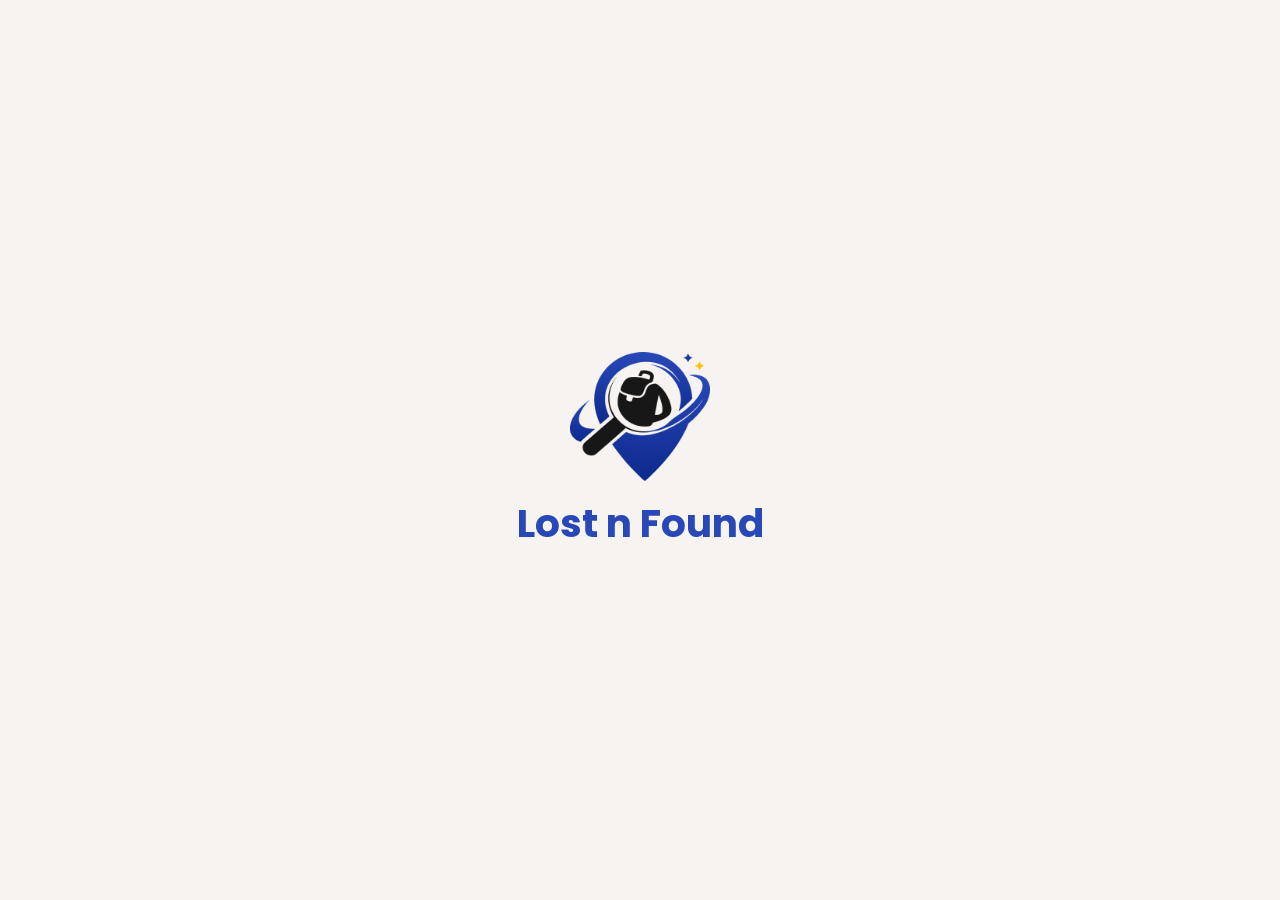
<file: index.html>
<!doctype html>
<html lang="en">
  <head>
    <meta charset="UTF-8" />
    <meta name="viewport" content="width=device-width, initial-scale=1.0" />

    <!-- CSS -->
    <link rel="stylesheet" href="style.css" />
    <link rel="stylesheet" href="styles/global.css" />
    <title>Lost n Found</title>
  </head>
  <body>
    <!-- SPlash screen -->
    <div class="splash" id="splash">
      <div class="splash-content">
        <img src="assets/logo/mainLogo.png" class="splash-logo" id="logo" />
        <h1 class="splash-title font-poppins text-primary" id="title">Lost n Found</h1>
      </div>
    </div>

    <div class="login-container">
      <img src="assets/logo/mainLogo.png" class="logo" />
      <h4 class="title text-h4 font-poppins text-primary">Lost n Found</h4>

      <div class="login-card">
        <h4 class="text-h5 font-poppins">Selamat Datang</h4>
        <form action="home/index.html">
          <button class="google-btn font-jakarta text-body">
            <img src="assets/icons/google.png" />
            Login by Google
          </button>
        </form>
      </div>
    </div>

    <script src="scripts/core.js"></script>
  </body>
</html>
</file>
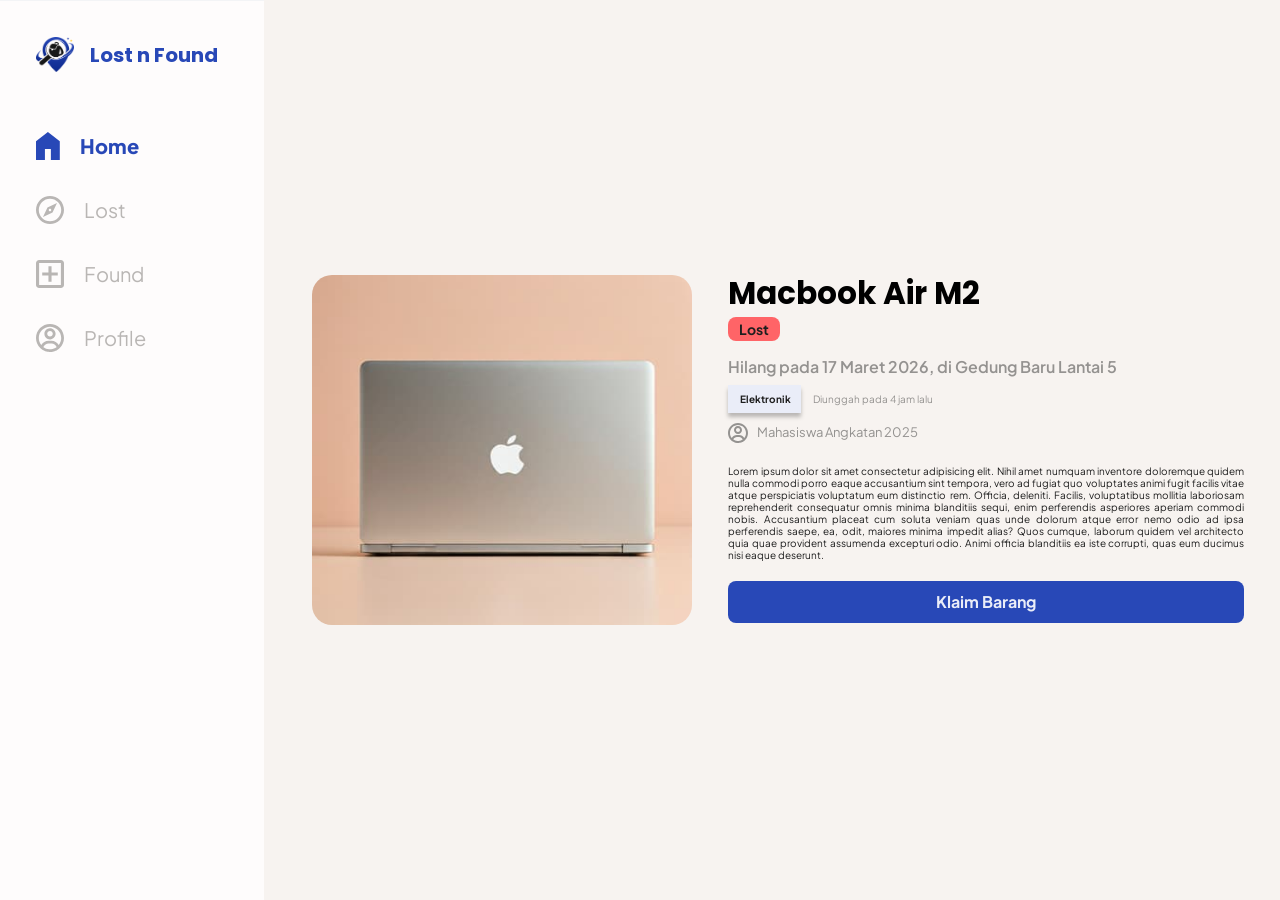
<file: home/detailBarang/index.html>
<!doctype html>
<html lang="en">
  <head>
    <meta charset="UTF-8" />
    <meta name="viewport" content="width=device-width, initial-scale=1.0" />
    <link rel="stylesheet" href="style.css" />
    <link rel="stylesheet" href="../../styles/global.css" />
    <title>Detail Barang</title>
  </head>
  <body>
    <div class="container">
      <div class="wrapContent">
        <nav class="navbar">
          <div class="logoNavbar">
            <img src="../../assets/logo/mainLogo.png" alt="Logo" />
            <h1>Lost n Found</h1>
          </div>

          <div class="navIcon">
            <a class="icon" href="/home/index.html">
              <svg xmlns="http://www.w3.org/2000/svg" width="17" height="20" viewBox="0 0 17 20" fill="none">
                <path d="M0 20V6.66667L8.5 0L17 6.66667V20H10.625V12.2222H6.375V20H0Z" fill="#2848B7" />
              </svg>
              <p class="active">Home</p>
            </a>
            <a class="icon" href="/home/lost/index.html">
              <svg xmlns="http://www.w3.org/2000/svg" width="20" height="20" viewBox="0 0 20 20" fill="none">
                <path
                  d="M5 15L8.2 8.2L15 5L11.8 11.8L5 15ZM10 9.1C9.7613 9.1 9.53239 9.19482 9.3636 9.3636C9.19482 9.53239 9.1 9.7613 9.1 10C9.1 10.2387 9.19482 10.4676 9.3636 10.6364C9.53239 10.8052 9.7613 10.9 10 10.9C10.2387 10.9 10.4676 10.8052 10.6364 10.6364C10.8052 10.4676 10.9 10.2387 10.9 10C10.9 9.7613 10.8052 9.53239 10.6364 9.3636C10.4676 9.19482 10.2387 9.1 10 9.1ZM10 0C11.3132 0 12.6136 0.258658 13.8268 0.761205C15.0401 1.26375 16.1425 2.00035 17.0711 2.92893C17.9997 3.85752 18.7362 4.95991 19.2388 6.17317C19.7413 7.38642 20 8.68678 20 10C20 12.6522 18.9464 15.1957 17.0711 17.0711C15.1957 18.9464 12.6522 20 10 20C8.68678 20 7.38642 19.7413 6.17317 19.2388C4.95991 18.7362 3.85752 17.9997 2.92893 17.0711C1.05357 15.1957 0 12.6522 0 10C0 7.34784 1.05357 4.8043 2.92893 2.92893C4.8043 1.05357 7.34784 0 10 0ZM10 2C7.87827 2 5.84344 2.84285 4.34315 4.34315C2.84285 5.84344 2 7.87827 2 10C2 12.1217 2.84285 14.1566 4.34315 15.6569C5.84344 17.1571 7.87827 18 10 18C12.1217 18 14.1566 17.1571 15.6569 15.6569C17.1571 14.1566 18 12.1217 18 10C18 7.87827 17.1571 5.84344 15.6569 4.34315C14.1566 2.84285 12.1217 2 10 2Z"
                  fill="#B9B6B4"
                />
              </svg>
              <p>Lost</p>
            </a>
            <a class="icon" href="/home/found/index.html">
              <svg xmlns="http://www.w3.org/2000/svg" width="20" height="20" viewBox="0 0 20 20" fill="none">
                <path
                  d="M17.7778 17.7778V2.22222H2.22222V17.7778H17.7778ZM17.7778 0C18.3671 0 18.9324 0.234126 19.3491 0.650874C19.7659 1.06762 20 1.63285 20 2.22222V17.7778C20 18.3671 19.7659 18.9324 19.3491 19.3491C18.9324 19.7659 18.3671 20 17.7778 20H2.22222C1.63285 20 1.06762 19.7659 0.650874 19.3491C0.234126 18.9324 0 18.3671 0 17.7778V2.22222C0 1.63285 0.234126 1.06762 0.650874 0.650874C1.06762 0.234126 1.63285 0 2.22222 0H17.7778ZM8.88889 4.44444H11.1111V8.88889H15.5556V11.1111H11.1111V15.5556H8.88889V11.1111H4.44444V8.88889H8.88889V4.44444Z"
                  fill="#B9B6B4"
                />
              </svg>
              <p>Found</p>
            </a>
            <a class="icon" href="/profile/index.html">
              <svg xmlns="http://www.w3.org/2000/svg" width="20" height="20" viewBox="0 0 20 20" fill="none">
                <path
                  fill-rule="evenodd"
                  clip-rule="evenodd"
                  d="M9.83695 19.9987L9.99998 20C9.77921 20 9.5585 19.9928 9.3382 19.9784C9.06557 19.9606 8.79378 19.9317 8.52351 19.8917C8.20952 19.8452 7.89794 19.7838 7.58981 19.7076C7.28606 19.6324 6.98604 19.5429 6.69074 19.4395L6.6891 19.4389C6.20282 19.2683 5.73053 19.0602 5.27653 18.8164C4.95431 18.6434 4.64184 18.4528 4.34053 18.2455C4.00169 18.0125 3.6775 17.7589 3.36979 17.4861C3.26228 17.3909 3.15682 17.2933 3.05348 17.1935C1.17075 15.3749 0 12.8242 0 9.99998C0 4.47717 4.47717 1.09873e-10 9.99998 1.09873e-10C11.3132 -6.15562e-06 12.6136 0.258646 13.8268 0.761189C15.0401 1.26373 16.1425 2.00032 17.0711 2.92891C17.9996 3.85749 18.7362 4.95988 19.2388 6.17314C19.7413 7.3864 20 8.68676 20 9.99998C20 12.8243 18.8292 15.3751 16.9464 17.1936C16.9463 17.1937 16.9463 17.1939 16.9464 17.1942C16.4727 17.6513 15.9553 18.0609 15.4017 18.417L15.3939 18.422C15.2684 18.5026 15.141 18.5804 15.0119 18.6553L14.9983 18.6632C14.7724 18.7937 14.5415 18.9154 14.3062 19.0279C14.2141 19.0718 14.1213 19.1144 14.028 19.1556C13.9306 19.1984 13.8326 19.2397 13.734 19.2796C13.6384 19.318 13.5422 19.355 13.4455 19.3906C13.3477 19.4264 13.2494 19.4607 13.1506 19.4936C13.0535 19.5257 12.9559 19.5564 12.8579 19.5856C12.754 19.6165 12.6497 19.6457 12.5449 19.6733C12.4429 19.7 12.3405 19.7251 12.2378 19.7487C12.1353 19.772 12.0324 19.7938 11.9292 19.814C11.5085 19.8963 11.0829 19.9513 10.6551 19.9789C10.5488 19.9857 10.4424 19.9909 10.3359 19.9945L10.3339 19.9945C10.1683 20 10.0026 20.0013 9.83695 19.9987ZM11 14H8.99999C7.40704 14 6.01387 14.9374 5.37342 16.3079L5.301 16.474L5.36367 16.5203C6.50348 17.3322 7.86524 17.8528 9.34026 17.9732C9.38429 17.9768 9.42841 17.98 9.47263 17.9829L9.34635 17.9736C9.38932 17.9771 9.43238 17.9803 9.47554 17.9831L9.47263 17.9829C9.51538 17.9857 9.5582 17.9881 9.60107 17.9902L9.47554 17.9831C9.52007 17.986 9.56473 17.9885 9.60951 17.9906L9.60107 17.9902C9.63323 17.9918 9.66538 17.9932 9.69754 17.9944L9.99998 18L10.1254 17.999C10.1715 17.9983 10.2176 17.9973 10.2636 17.9958L10.1371 17.9988C10.1797 17.9981 10.2223 17.9971 10.2648 17.9957L10.2636 17.9957C10.3065 17.9943 10.3493 17.9926 10.392 17.9906L10.2648 17.9957C10.3089 17.9942 10.3529 17.9924 10.397 17.9903L10.392 17.9906C10.4365 17.9884 10.4809 17.9859 10.5251 17.9831L10.397 17.9903C10.4403 17.9882 10.4836 17.9857 10.5268 17.9829L10.5252 17.983C10.5685 17.9802 10.6117 17.9771 10.6548 17.9736L10.5268 17.9829C10.5708 17.98 10.6148 17.9768 10.6588 17.9733L10.6548 17.9736C10.6967 17.9702 10.7385 17.9664 10.7802 17.9624L10.6588 17.9733C10.7026 17.9697 10.7462 17.9658 10.7898 17.9615L10.7802 17.9624C12.2059 17.8244 13.5222 17.3122 14.6295 16.5252L14.698 16.474L14.6266 16.3081C14.0142 14.9971 12.7129 14.0823 11.2066 14.0053L11 14ZM9.99998 2.00001C5.58173 2.00001 2.00001 5.58173 2.00001 9.99998C2.00001 11.908 2.66794 13.66 3.78272 15.0348C4.81528 13.2221 6.7649 12 8.99999 12H11C13.2351 12 15.1848 13.2222 16.2172 15.0347C17.332 13.66 18 11.908 18 9.99998C18 5.58173 14.4183 2.00001 9.99998 2.00001ZM9.99998 3C12.2091 3 14 4.79086 14 6.99998C14 9.14217 12.316 10.8911 10.1996 10.9951L9.99998 11C7.79085 11 6 9.20915 6 6.99998C6 4.85779 7.68398 3.10889 9.80034 3.00487L9.99998 3ZM9.99998 5.00001C8.89542 5.00001 8.00001 5.89542 8.00001 6.99998C8.00001 8.10454 8.89542 8.99999 9.99998 8.99999C11.1045 8.99999 12 8.10454 12 6.99998C12 5.89542 11.1045 5.00001 9.99998 5.00001Z"
                  fill="#B9B6B4"
                />
              </svg>
              <p>Profile</p>
            </a>
          </div>
        </nav>
        <div class="container-back">
          <a href="javascript:history.back()" class="btn-circle">
            <svg xmlns="http://www.w3.org/2000/svg" width="24" height="24" viewBox="0 0 24 24" fill="none" stroke="#1E1E1E" stroke-width="3" stroke-linecap="round" stroke-linejoin="round">
              <polyline points="15 18 9 12 15 6"></polyline>
            </svg>
          </a>
        </div>

        <main>
          <div class="gambarbarang">
            <img src="../../assets/logo/macbook.jpg" alt="" />
          </div>
          <div class="detailbarang">
            <div class="namabarang">
              <div>
                <h3 class="font-poppins judul-barang">Macbook Air M2</h3>
              </div>
              <div class="bglost">
                <p class="font-jakarta lost-text">Lost</p>
              </div>
            </div>
            <div >
              <div class="found">
                <p class="font-jakarta">Hilang pada 17 Maret 2026, di Gedung Baru Lantai 5</p>
              </div>

              <div class="kategori">
                <div class="kategoribg">
                  <p class="font-jakarta">Elektronik</p>
                </div>

                <div class="kategoritext">
                  <p class="font-jakarta">Diunggah pada 4 jam lalu</p>
                </div>
              </div>

              <div class="akun">
                <div>
                  <svg xmlns="http://www.w3.org/2000/svg" width="20" height="20" viewBox="0 0 20 20" fill="none">
                    <path
                      fill-rule="evenodd"
                      clip-rule="evenodd"
                      d="M9.83695 19.9987L9.99998 20C9.77921 20 9.5585 19.9928 9.3382 19.9784C9.06557 19.9606 8.79378 19.9317 8.52351 19.8917C8.20952 19.8452 7.89794 19.7838 7.58981 19.7076C7.28606 19.6324 6.98604 19.5429 6.69074 19.4395L6.6891 19.4389C6.20282 19.2683 5.73053 19.0602 5.27653 18.8164C4.95431 18.6434 4.64184 18.4528 4.34053 18.2455C4.00169 18.0125 3.6775 17.7589 3.36979 17.4861C3.26228 17.3909 3.15682 17.2933 3.05348 17.1935C1.17075 15.3749 0 12.8242 0 9.99998C0 4.47717 4.47717 1.09873e-10 9.99998 1.09873e-10C11.3132 -6.15562e-06 12.6136 0.258646 13.8268 0.761189C15.0401 1.26373 16.1425 2.00032 17.0711 2.92891C17.9996 3.85749 18.7362 4.95988 19.2388 6.17314C19.7413 7.3864 20 8.68676 20 9.99998C20 12.8243 18.8292 15.3751 16.9464 17.1936C16.9463 17.1937 16.9463 17.1939 16.9464 17.1942C16.4727 17.6513 15.9553 18.0609 15.4017 18.417L15.3939 18.422C15.2684 18.5026 15.141 18.5804 15.0119 18.6553L14.9983 18.6632C14.7724 18.7937 14.5415 18.9154 14.3062 19.0279C14.2141 19.0718 14.1213 19.1144 14.028 19.1556C13.9306 19.1984 13.8326 19.2397 13.734 19.2796C13.6384 19.318 13.5422 19.355 13.4455 19.3906C13.3477 19.4264 13.2494 19.4607 13.1506 19.4936C13.0535 19.5257 12.9559 19.5564 12.8579 19.5856C12.754 19.6165 12.6497 19.6457 12.5449 19.6733C12.4429 19.7 12.3405 19.7251 12.2378 19.7487C12.1353 19.772 12.0324 19.7938 11.9292 19.814C11.5085 19.8963 11.0829 19.9513 10.6551 19.9789C10.5488 19.9857 10.4424 19.9909 10.3359 19.9945L10.3339 19.9945C10.1683 20 10.0026 20.0013 9.83695 19.9987ZM11 14H8.99999C7.40704 14 6.01387 14.9374 5.37342 16.3079L5.301 16.474L5.36367 16.5203C6.50348 17.3322 7.86524 17.8528 9.34026 17.9732C9.38429 17.9768 9.42841 17.98 9.47263 17.9829L9.34635 17.9736C9.38932 17.9771 9.43238 17.9803 9.47554 17.9831L9.47263 17.9829C9.51538 17.9857 9.5582 17.9881 9.60107 17.9902L9.47554 17.9831C9.52007 17.986 9.56473 17.9885 9.60951 17.9906L9.60107 17.9902C9.63323 17.9918 9.66538 17.9932 9.69754 17.9944L9.99998 18L10.1254 17.999C10.1715 17.9983 10.2176 17.9973 10.2636 17.9958L10.1371 17.9988C10.1797 17.9981 10.2223 17.9971 10.2648 17.9957L10.2636 17.9957C10.3065 17.9943 10.3493 17.9926 10.392 17.9906L10.2648 17.9957C10.3089 17.9942 10.3529 17.9924 10.397 17.9903L10.392 17.9906C10.4365 17.9884 10.4809 17.9859 10.5251 17.9831L10.397 17.9903C10.4403 17.9882 10.4836 17.9857 10.5268 17.9829L10.5252 17.983C10.5685 17.9802 10.6117 17.9771 10.6548 17.9736L10.5268 17.9829C10.5708 17.98 10.6148 17.9768 10.6588 17.9733L10.6548 17.9736C10.6967 17.9702 10.7385 17.9664 10.7802 17.9624L10.6588 17.9733C10.7026 17.9697 10.7462 17.9658 10.7898 17.9615L10.7802 17.9624C12.2059 17.8244 13.5222 17.3122 14.6295 16.5252L14.698 16.474L14.6266 16.3081C14.0142 14.9971 12.7129 14.0823 11.2066 14.0053L11 14ZM9.99998 2.00001C5.58173 2.00001 2.00001 5.58173 2.00001 9.99998C2.00001 11.908 2.66794 13.66 3.78272 15.0348C4.81528 13.2221 6.7649 12 8.99999 12H11C13.2351 12 15.1848 13.2222 16.2172 15.0347C17.332 13.66 18 11.908 18 9.99998C18 5.58173 14.4183 2.00001 9.99998 2.00001ZM9.99998 3C12.2091 3 14 4.79086 14 6.99998C14 9.14217 12.316 10.8911 10.1996 10.9951L9.99998 11C7.79085 11 6 9.20915 6 6.99998C6 4.85779 7.68398 3.10889 9.80034 3.00487L9.99998 3ZM9.99998 5.00001C8.89542 5.00001 8.00001 5.89542 8.00001 6.99998C8.00001 8.10454 8.89542 8.99999 9.99998 8.99999C11.1045 8.99999 12 8.10454 12 6.99998C12 5.89542 11.1045 5.00001 9.99998 5.00001Z"
                      fill="#949290"
                    />
                  </svg>
                </div>
                <div class="">
                  <p class="font-jakarta">Mahasiswa Angkatan 2025</p>
                </div>
              </div>
            </div>

            <div class="deskripsi">
              <p class="font-jakarta">
                Lorem ipsum dolor sit amet consectetur adipisicing elit. Nihil amet numquam inventore doloremque quidem nulla commodi porro eaque accusantium sint tempora, vero ad fugiat quo voluptates animi fugit facilis vitae atque
                perspiciatis voluptatum eum distinctio rem. Officia, deleniti. Facilis, voluptatibus mollitia laboriosam reprehenderit consequatur omnis minima blanditiis sequi, enim perferendis asperiores aperiam commodi nobis. Accusantium
                placeat cum soluta veniam quas unde dolorum atque error nemo odio ad ipsa perferendis saepe, ea, odit, maiores minima impedit alias? Quos cumque, laborum quidem vel architecto quia quae provident assumenda excepturi odio.
                Animi officia blanditiis ea iste corrupti, quas eum ducimus nisi eaque deserunt.
              </p>
            </div>

            <a href="/form/formKlaimBarang.html" class="button">
              <button type="submit">
                <p class="font-jakarta">Klaim Barang</p>
              </button>
            </a>
          </div>
        </main>
      </div>
    </div>
  </body>
</html>
</file>
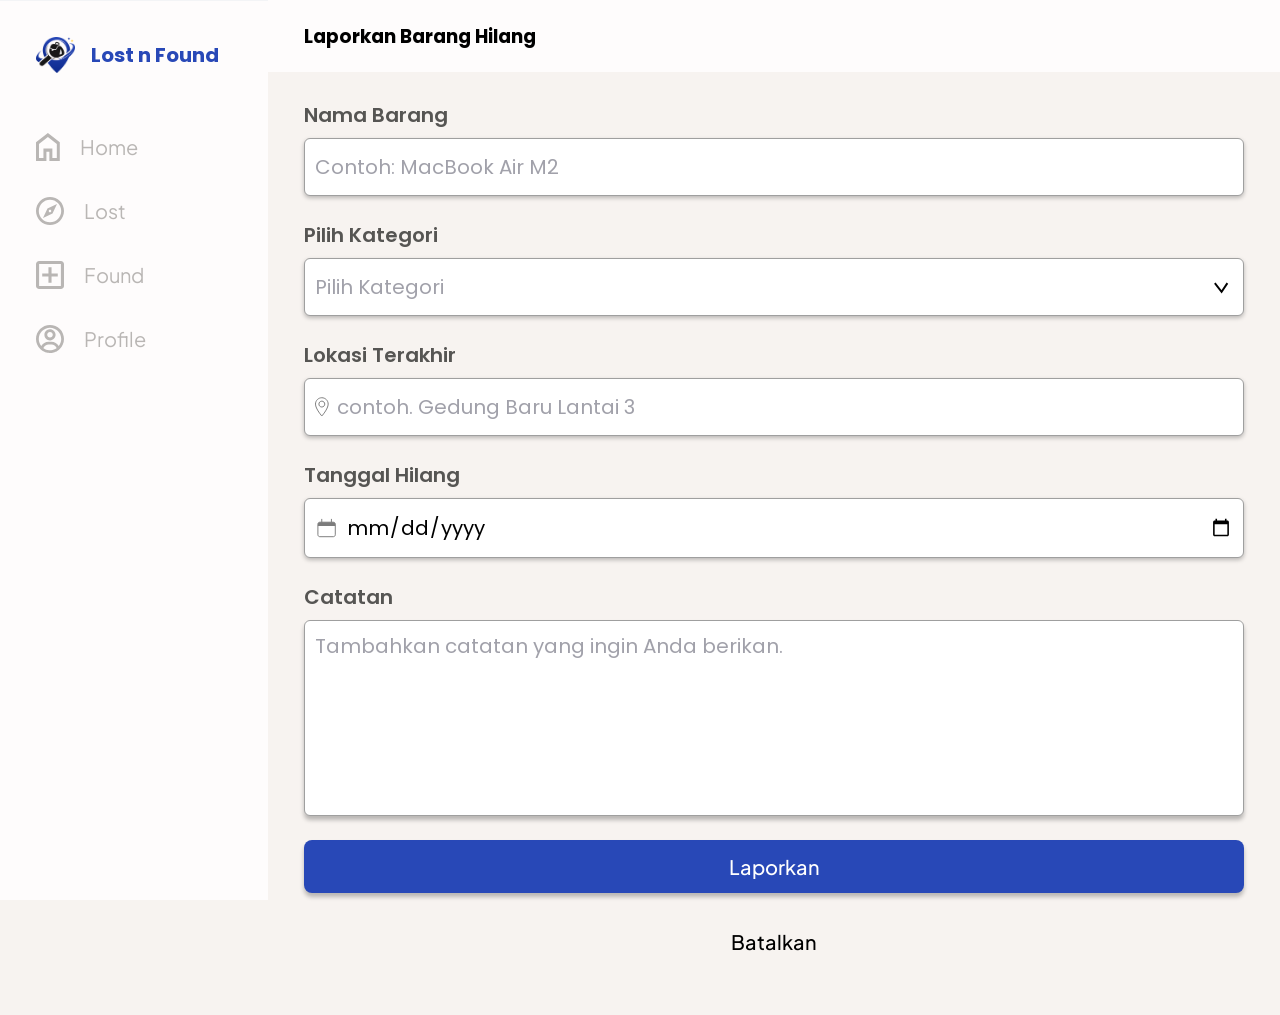
<file: form/laporkanKehilangan.html>
<!doctype html>
<html lang="en">
  <head>
    <meta charset="UTF-8" />
    <meta name="viewport" content="width=device-width, initial-scale=1.0" />
    <title>Laporkan Barang Hilang</title>
    <link rel="stylesheet" href="style.css" />
    <link rel="stylesheet" href="../styles/global.css" />
  </head>
  <body>
    <div class="wrapContent">
      <nav class="navbar">
        <div class="logoNavbar">
          <img src="../assets/logo/mainLogo.png" alt="Logo" />
          <h1>Lost n Found</h1>
        </div>

        <div class="navIcon">
          <a class="icon" href="/home/index.html">
            <svg xmlns="http://www.w3.org/2000/svg" width="17" height="20" viewBox="0 0 17 20" fill="none">
              <path d="M2.125 17.7778H5.3125V11.1111H11.6875V17.7778H14.875V7.77778L8.5 2.77778L2.125 7.77778V17.7778ZM0 20V6.66667L8.5 0L17 6.66667V20H9.5625V13.3333H7.4375V20H0Z" fill="#B9B6B4" />
            </svg>
            <p class="">Home</p>
          </a>
          <a class="icon" href="/home/lost/index.html">
            <svg xmlns="http://www.w3.org/2000/svg" width="20" height="20" viewBox="0 0 20 20" fill="none">
              <path
                d="M5 15L8.2 8.2L15 5L11.8 11.8L5 15ZM10 9.1C9.7613 9.1 9.53239 9.19482 9.3636 9.3636C9.19482 9.53239 9.1 9.7613 9.1 10C9.1 10.2387 9.19482 10.4676 9.3636 10.6364C9.53239 10.8052 9.7613 10.9 10 10.9C10.2387 10.9 10.4676 10.8052 10.6364 10.6364C10.8052 10.4676 10.9 10.2387 10.9 10C10.9 9.7613 10.8052 9.53239 10.6364 9.3636C10.4676 9.19482 10.2387 9.1 10 9.1ZM10 0C11.3132 0 12.6136 0.258658 13.8268 0.761205C15.0401 1.26375 16.1425 2.00035 17.0711 2.92893C17.9997 3.85752 18.7362 4.95991 19.2388 6.17317C19.7413 7.38642 20 8.68678 20 10C20 12.6522 18.9464 15.1957 17.0711 17.0711C15.1957 18.9464 12.6522 20 10 20C8.68678 20 7.38642 19.7413 6.17317 19.2388C4.95991 18.7362 3.85752 17.9997 2.92893 17.0711C1.05357 15.1957 0 12.6522 0 10C0 7.34784 1.05357 4.8043 2.92893 2.92893C4.8043 1.05357 7.34784 0 10 0ZM10 2C7.87827 2 5.84344 2.84285 4.34315 4.34315C2.84285 5.84344 2 7.87827 2 10C2 12.1217 2.84285 14.1566 4.34315 15.6569C5.84344 17.1571 7.87827 18 10 18C12.1217 18 14.1566 17.1571 15.6569 15.6569C17.1571 14.1566 18 12.1217 18 10C18 7.87827 17.1571 5.84344 15.6569 4.34315C14.1566 2.84285 12.1217 2 10 2Z"
                fill="#B9B6B4"
              />
            </svg>
            <p>Lost</p>
          </a>
          <a class="icon" href="/home/found/index.html">
            <svg xmlns="http://www.w3.org/2000/svg" width="20" height="20" viewBox="0 0 20 20" fill="none">
              <path
                d="M17.7778 17.7778V2.22222H2.22222V17.7778H17.7778ZM17.7778 0C18.3671 0 18.9324 0.234126 19.3491 0.650874C19.7659 1.06762 20 1.63285 20 2.22222V17.7778C20 18.3671 19.7659 18.9324 19.3491 19.3491C18.9324 19.7659 18.3671 20 17.7778 20H2.22222C1.63285 20 1.06762 19.7659 0.650874 19.3491C0.234126 18.9324 0 18.3671 0 17.7778V2.22222C0 1.63285 0.234126 1.06762 0.650874 0.650874C1.06762 0.234126 1.63285 0 2.22222 0H17.7778ZM8.88889 4.44444H11.1111V8.88889H15.5556V11.1111H11.1111V15.5556H8.88889V11.1111H4.44444V8.88889H8.88889V4.44444Z"
                fill="#B9B6B4"
              />
            </svg>
            <p>Found</p>
          </a>
          <a class="icon" href="/profile/index.html">
            <svg xmlns="http://www.w3.org/2000/svg" width="20" height="20" viewBox="0 0 20 20" fill="none">
              <path
                fill-rule="evenodd"
                clip-rule="evenodd"
                d="M9.83695 19.9987L9.99998 20C9.77921 20 9.5585 19.9928 9.3382 19.9784C9.06557 19.9606 8.79378 19.9317 8.52351 19.8917C8.20952 19.8452 7.89794 19.7838 7.58981 19.7076C7.28606 19.6324 6.98604 19.5429 6.69074 19.4395L6.6891 19.4389C6.20282 19.2683 5.73053 19.0602 5.27653 18.8164C4.95431 18.6434 4.64184 18.4528 4.34053 18.2455C4.00169 18.0125 3.6775 17.7589 3.36979 17.4861C3.26228 17.3909 3.15682 17.2933 3.05348 17.1935C1.17075 15.3749 0 12.8242 0 9.99998C0 4.47717 4.47717 1.09873e-10 9.99998 1.09873e-10C11.3132 -6.15562e-06 12.6136 0.258646 13.8268 0.761189C15.0401 1.26373 16.1425 2.00032 17.0711 2.92891C17.9996 3.85749 18.7362 4.95988 19.2388 6.17314C19.7413 7.3864 20 8.68676 20 9.99998C20 12.8243 18.8292 15.3751 16.9464 17.1936C16.9463 17.1937 16.9463 17.1939 16.9464 17.1942C16.4727 17.6513 15.9553 18.0609 15.4017 18.417L15.3939 18.422C15.2684 18.5026 15.141 18.5804 15.0119 18.6553L14.9983 18.6632C14.7724 18.7937 14.5415 18.9154 14.3062 19.0279C14.2141 19.0718 14.1213 19.1144 14.028 19.1556C13.9306 19.1984 13.8326 19.2397 13.734 19.2796C13.6384 19.318 13.5422 19.355 13.4455 19.3906C13.3477 19.4264 13.2494 19.4607 13.1506 19.4936C13.0535 19.5257 12.9559 19.5564 12.8579 19.5856C12.754 19.6165 12.6497 19.6457 12.5449 19.6733C12.4429 19.7 12.3405 19.7251 12.2378 19.7487C12.1353 19.772 12.0324 19.7938 11.9292 19.814C11.5085 19.8963 11.0829 19.9513 10.6551 19.9789C10.5488 19.9857 10.4424 19.9909 10.3359 19.9945L10.3339 19.9945C10.1683 20 10.0026 20.0013 9.83695 19.9987ZM11 14H8.99999C7.40704 14 6.01387 14.9374 5.37342 16.3079L5.301 16.474L5.36367 16.5203C6.50348 17.3322 7.86524 17.8528 9.34026 17.9732C9.38429 17.9768 9.42841 17.98 9.47263 17.9829L9.34635 17.9736C9.38932 17.9771 9.43238 17.9803 9.47554 17.9831L9.47263 17.9829C9.51538 17.9857 9.5582 17.9881 9.60107 17.9902L9.47554 17.9831C9.52007 17.986 9.56473 17.9885 9.60951 17.9906L9.60107 17.9902C9.63323 17.9918 9.66538 17.9932 9.69754 17.9944L9.99998 18L10.1254 17.999C10.1715 17.9983 10.2176 17.9973 10.2636 17.9958L10.1371 17.9988C10.1797 17.9981 10.2223 17.9971 10.2648 17.9957L10.2636 17.9957C10.3065 17.9943 10.3493 17.9926 10.392 17.9906L10.2648 17.9957C10.3089 17.9942 10.3529 17.9924 10.397 17.9903L10.392 17.9906C10.4365 17.9884 10.4809 17.9859 10.5251 17.9831L10.397 17.9903C10.4403 17.9882 10.4836 17.9857 10.5268 17.9829L10.5252 17.983C10.5685 17.9802 10.6117 17.9771 10.6548 17.9736L10.5268 17.9829C10.5708 17.98 10.6148 17.9768 10.6588 17.9733L10.6548 17.9736C10.6967 17.9702 10.7385 17.9664 10.7802 17.9624L10.6588 17.9733C10.7026 17.9697 10.7462 17.9658 10.7898 17.9615L10.7802 17.9624C12.2059 17.8244 13.5222 17.3122 14.6295 16.5252L14.698 16.474L14.6266 16.3081C14.0142 14.9971 12.7129 14.0823 11.2066 14.0053L11 14ZM9.99998 2.00001C5.58173 2.00001 2.00001 5.58173 2.00001 9.99998C2.00001 11.908 2.66794 13.66 3.78272 15.0348C4.81528 13.2221 6.7649 12 8.99999 12H11C13.2351 12 15.1848 13.2222 16.2172 15.0347C17.332 13.66 18 11.908 18 9.99998C18 5.58173 14.4183 2.00001 9.99998 2.00001ZM9.99998 3C12.2091 3 14 4.79086 14 6.99998C14 9.14217 12.316 10.8911 10.1996 10.9951L9.99998 11C7.79085 11 6 9.20915 6 6.99998C6 4.85779 7.68398 3.10889 9.80034 3.00487L9.99998 3ZM9.99998 5.00001C8.89542 5.00001 8.00001 5.89542 8.00001 6.99998C8.00001 8.10454 8.89542 8.99999 9.99998 8.99999C11.1045 8.99999 12 8.10454 12 6.99998C12 5.89542 11.1045 5.00001 9.99998 5.00001Z"
                fill="#B9B6B4"
              />
            </svg>
            <p>Profile</p>
          </a>
        </div>
      </nav>
      <main>
        <div class="header">
          <a href="javascript:history.back()" class="icon-back">
            <svg xmlns="http://www.w3.org/2000/svg" width="19" height="19" viewBox="0 0 19 19" fill="none">
              <path d="M6.19487 10.2917L10.6282 14.7251L9.50008 15.8334L3.16675 9.50008L9.50008 3.16675L10.6282 4.27508L6.19487 8.70842H15.8334V10.2917H6.19487Z" fill="black" />
            </svg>
          </a>
          <div class="title">
            <h3 class="font-poppins">Laporkan Barang Hilang</h3>
          </div>
        </div>
        <div class="container">
          <form class="form" action="" method="">
            <div class="form-group">
              <label class="form-label">Nama Barang</label>
              <div class="input-text">
                <input type="text" placeholder="Contoh: MacBook Air M2 " required />
              </div>
            </div>
            <div class="form-group">
              <label class="form-label">Pilih Kategori</label>
              <div class="input-icon" id="openModal" style="cursor: pointer">
                <input type="text" id="categoryInput" placeholder="Pilih Kategori" readonly />
                <svg xmlns="http://www.w3.org/2000/svg" width="24" height="24" viewBox="0 0 24 24" fill="none">
                  <path d="M5 8L12 17L18 8" stroke="black" stroke-width="2" />
                </svg>
              </div>
            </div>
            <div class="form-group">
              <label class="form-label">Lokasi Terakhir</label>
              <div class="input-icon">
                <svg xmlns="http://www.w3.org/2000/svg" width="14" height="20" viewBox="0 0 14 20" fill="none">
                  <path
                    d="M7 0.5C8.72391 0.5 10.3777 1.18433 11.5967 2.40332C12.8157 3.62231 13.5 5.27609 13.5 7C13.5 8.21133 13.0936 9.6058 12.4502 11.042C11.8097 12.4716 10.9515 13.9066 10.0859 15.1895C9.22135 16.4709 8.35488 17.591 7.70508 18.3916C7.42337 18.7387 7.18198 19.0246 7 19.2373C6.81802 19.0246 6.57663 18.7387 6.29492 18.3916C5.64512 17.591 4.77865 16.4709 3.91406 15.1895C3.04854 13.9066 2.19028 12.4716 1.5498 11.042C0.906389 9.6058 0.5 8.21133 0.5 7C0.5 5.27609 1.18433 3.62231 2.40332 2.40332C3.62231 1.18433 5.27609 0.5 7 0.5ZM7 4C6.20435 4 5.44152 4.3163 4.87891 4.87891C4.3163 5.44152 4 6.20435 4 7C4 7.79565 4.3163 8.55848 4.87891 9.12109C5.44152 9.6837 6.20435 10 7 10C7.39397 10 7.78446 9.92225 8.14844 9.77148C8.51226 9.62072 8.84262 9.39957 9.12109 9.12109C9.39957 8.84262 9.62072 8.51226 9.77148 8.14844C9.92225 7.78446 10 7.39397 10 7C10 6.20435 9.6837 5.44152 9.12109 4.87891C8.55848 4.3163 7.79565 4 7 4Z"
                    stroke="#7C7C7C"
                  />
                </svg>
                <input type="text" placeholder="contoh. Gedung Baru Lantai 3 " required />
              </div>
            </div>
            <div class="form-group">
              <label class="form-label">Tanggal Hilang</label>
              <div class="input-icon">
                <svg xmlns="http://www.w3.org/2000/svg" width="24" height="24" viewBox="0 0 24 24" fill="none">
                  <path d="M19 6H5C3.89543 6 3 6.89543 3 8V19C3 20.1046 3.89543 21 5 21H19C20.1046 21 21 20.1046 21 19V8C21 6.89543 20.1046 6 19 6Z" stroke="#7C7C7C" />
                  <path d="M3 10C3 8.114 3 7.172 3.586 6.586C4.172 6 5.114 6 7 6H17C18.886 6 19.828 6 20.414 6.586C21 7.172 21 8.114 21 10H3Z" fill="#7C7C7C" />
                  <path d="M7 3V6M17 3V6" stroke="#7C7C7C" stroke-linecap="round" />
                </svg>
                <input type="date" required />
              </div>
            </div>
            <div class="form-group">
              <label class="form-label">Catatan</label>
              <div class="input-textarea">
                <textarea placeholder="Tambahkan catatan yang ingin Anda berikan."></textarea>
              </div>
            </div>
            <div class="footer">
              <button type="submit" class="btn-kirim">Laporkan</button>
              <button type="button" class="btn-batal">Batalkan</button>
            </div>
          </form>
        </div>
        <div class="modal-overlay" id="modalCategory">
          <div class="modal-content">
            <div class="modal-header">
              <div class="modal-handle"></div>
              <span class="title-category">Pilih Kategori</span>
              <p class="desc-category">Jenis barang apa yang anda temukan?</p>
            </div>
            <div class="category-list">
              <label class="category-item">
                <input type="radio" name="kategori" value="Elektronik" />
                <span class="item-text">Elektronik</span>
                <span class="custom-radio"></span>
              </label>
              <label class="category-item">
                <input type="radio" name="kategori" value="Dompet" />
                <span class="item-text">Dompet</span>
                <span class="custom-radio"></span>
              </label>
              <label class="category-item">
                <input type="radio" name="kategori" value="Tas" />
                <span class="item-text">Tas</span>
                <span class="custom-radio"></span>
              </label>
              <label class="category-item">
                <input type="radio" name="kategori" value="Kunci" />
                <span class="item-text">Kunci</span>
                <span class="custom-radio"></span>
              </label>
              <label class="category-item">
                <input type="radio" name="kategori" value="Kartu Identitas" />
                <span class="item-text">Kartu Identitas</span>
                <span class="custom-radio"></span>
              </label>
              <label class="category-item">
                <input type="radio" name="kategori" value="Buku" />
                <span class="item-text">Buku</span>
                <span class="custom-radio"></span>
              </label>
              <label class="category-item">
                <input type="radio" name="kategori" value="Lainnya" />
                <span class="item-text">Lainnya</span>
                <span class="custom-radio"></span>
              </label>
            </div>
            <div class="modal-footer">
              <button type="button" class="btn-kirim" id="confirmCategory" style="margin-top: 20px">Konfirmasi Pilihan</button>
            </div>
          </div>
        </div>
        <script>
          const openModal = document.getElementById("openModal");
          const modal = document.getElementById("modalCategory");
          const confirmBtn = document.getElementById("confirmCategory");
          const categoryInput = document.getElementById("categoryInput");

          // Klik input -> Modal Muncul
          openModal.addEventListener("click", () => {
            modal.classList.add("active");
          });

          // Klik di luar modal -> Modal Tutup
          modal.addEventListener("click", (e) => {
            if (e.target === modal) modal.classList.remove("active");
          });

          // Klik Konfirmasi -> Update Nilai Input & Tutup
          confirmBtn.addEventListener("click", () => {
            const selected = document.querySelector('input[name="kategori"]:checked');
            if (selected) {
              categoryInput.value = selected.value;
              modal.classList.remove("active");
            }
          });
        </script>
      </main>
    </div>
  </body>
</html>
</file>
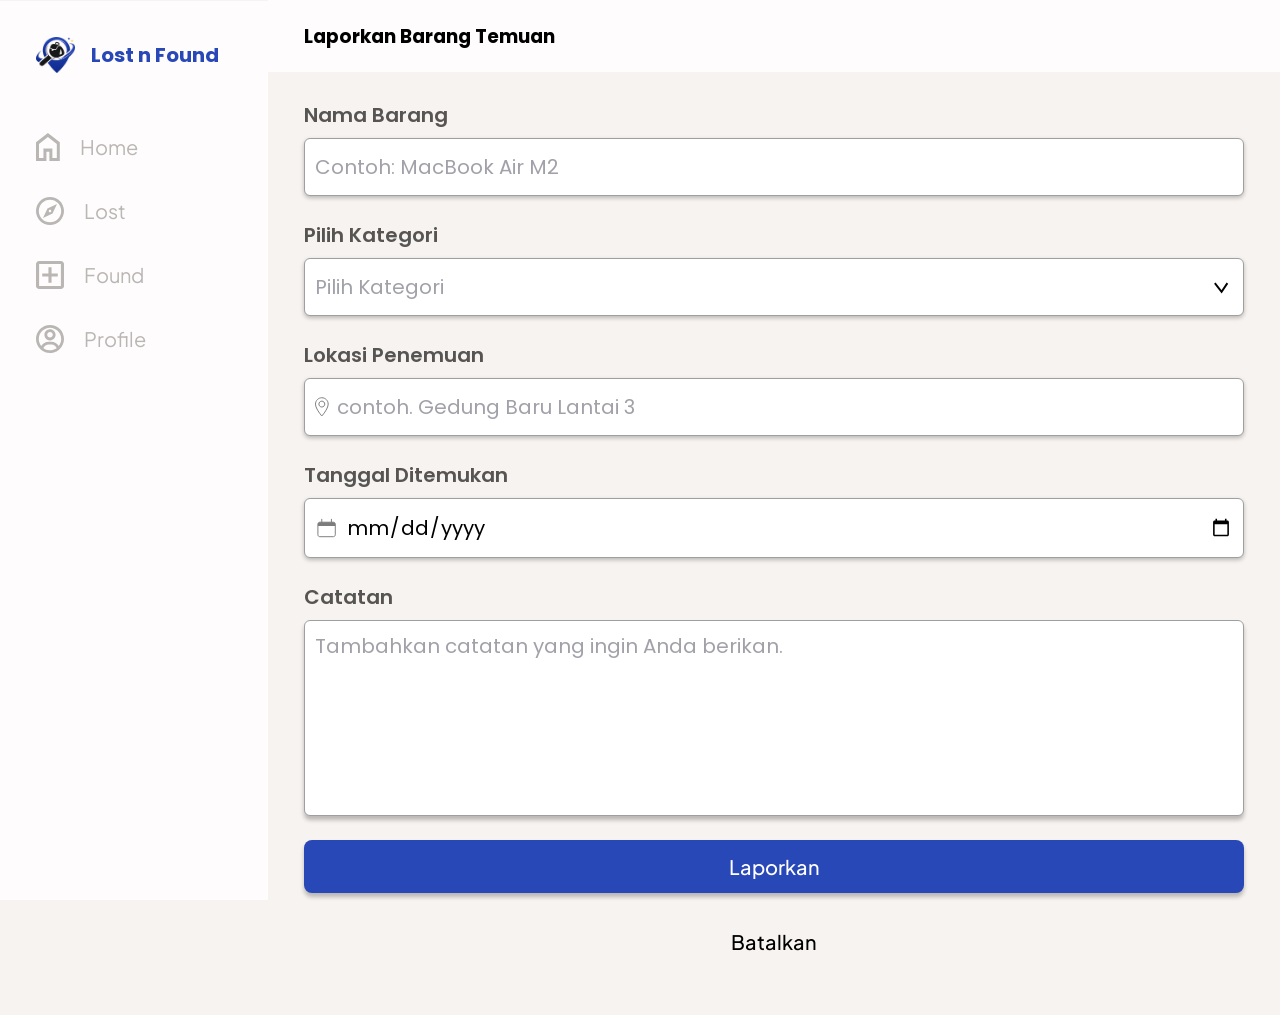
<file: form/laporkanTemuan.html>
<!doctype html>
<html lang="en">
  <head>
    <meta charset="UTF-8" />
    <meta name="viewport" content="width=device-width, initial-scale=1.0" />
    <title>Laporkan Barang Temuan</title>
    <link rel="stylesheet" href="style.css" />
    <link rel="stylesheet" href="../styles/global.css" />
  </head>
  <body>
    <div class="wrapContent">
      <nav class="navbar">
        <div class="logoNavbar">
          <img src="../assets/logo/mainLogo.png" alt="Logo" />
          <h1>Lost n Found</h1>
        </div>

        <div class="navIcon">
          <a class="icon" href="/home/index.html">
            <svg xmlns="http://www.w3.org/2000/svg" width="17" height="20" viewBox="0 0 17 20" fill="none">
              <path d="M2.125 17.7778H5.3125V11.1111H11.6875V17.7778H14.875V7.77778L8.5 2.77778L2.125 7.77778V17.7778ZM0 20V6.66667L8.5 0L17 6.66667V20H9.5625V13.3333H7.4375V20H0Z" fill="#B9B6B4" />
            </svg>
            <p class="">Home</p>
          </a>
          <a class="icon" href="/home/lost/index.html">
            <svg xmlns="http://www.w3.org/2000/svg" width="20" height="20" viewBox="0 0 20 20" fill="none">
              <path
                d="M5 15L8.2 8.2L15 5L11.8 11.8L5 15ZM10 9.1C9.7613 9.1 9.53239 9.19482 9.3636 9.3636C9.19482 9.53239 9.1 9.7613 9.1 10C9.1 10.2387 9.19482 10.4676 9.3636 10.6364C9.53239 10.8052 9.7613 10.9 10 10.9C10.2387 10.9 10.4676 10.8052 10.6364 10.6364C10.8052 10.4676 10.9 10.2387 10.9 10C10.9 9.7613 10.8052 9.53239 10.6364 9.3636C10.4676 9.19482 10.2387 9.1 10 9.1ZM10 0C11.3132 0 12.6136 0.258658 13.8268 0.761205C15.0401 1.26375 16.1425 2.00035 17.0711 2.92893C17.9997 3.85752 18.7362 4.95991 19.2388 6.17317C19.7413 7.38642 20 8.68678 20 10C20 12.6522 18.9464 15.1957 17.0711 17.0711C15.1957 18.9464 12.6522 20 10 20C8.68678 20 7.38642 19.7413 6.17317 19.2388C4.95991 18.7362 3.85752 17.9997 2.92893 17.0711C1.05357 15.1957 0 12.6522 0 10C0 7.34784 1.05357 4.8043 2.92893 2.92893C4.8043 1.05357 7.34784 0 10 0ZM10 2C7.87827 2 5.84344 2.84285 4.34315 4.34315C2.84285 5.84344 2 7.87827 2 10C2 12.1217 2.84285 14.1566 4.34315 15.6569C5.84344 17.1571 7.87827 18 10 18C12.1217 18 14.1566 17.1571 15.6569 15.6569C17.1571 14.1566 18 12.1217 18 10C18 7.87827 17.1571 5.84344 15.6569 4.34315C14.1566 2.84285 12.1217 2 10 2Z"
                fill="#B9B6B4"
              />
            </svg>
            <p>Lost</p>
          </a>
          <a class="icon" href="/home/found/index.html">
            <svg xmlns="http://www.w3.org/2000/svg" width="20" height="20" viewBox="0 0 20 20" fill="none">
              <path
                d="M17.7778 17.7778V2.22222H2.22222V17.7778H17.7778ZM17.7778 0C18.3671 0 18.9324 0.234126 19.3491 0.650874C19.7659 1.06762 20 1.63285 20 2.22222V17.7778C20 18.3671 19.7659 18.9324 19.3491 19.3491C18.9324 19.7659 18.3671 20 17.7778 20H2.22222C1.63285 20 1.06762 19.7659 0.650874 19.3491C0.234126 18.9324 0 18.3671 0 17.7778V2.22222C0 1.63285 0.234126 1.06762 0.650874 0.650874C1.06762 0.234126 1.63285 0 2.22222 0H17.7778ZM8.88889 4.44444H11.1111V8.88889H15.5556V11.1111H11.1111V15.5556H8.88889V11.1111H4.44444V8.88889H8.88889V4.44444Z"
                fill="#B9B6B4"
              />
            </svg>
            <p>Found</p>
          </a>
          <a class="icon" href="/profile/index.html">
            <svg xmlns="http://www.w3.org/2000/svg" width="20" height="20" viewBox="0 0 20 20" fill="none">
              <path
                fill-rule="evenodd"
                clip-rule="evenodd"
                d="M9.83695 19.9987L9.99998 20C9.77921 20 9.5585 19.9928 9.3382 19.9784C9.06557 19.9606 8.79378 19.9317 8.52351 19.8917C8.20952 19.8452 7.89794 19.7838 7.58981 19.7076C7.28606 19.6324 6.98604 19.5429 6.69074 19.4395L6.6891 19.4389C6.20282 19.2683 5.73053 19.0602 5.27653 18.8164C4.95431 18.6434 4.64184 18.4528 4.34053 18.2455C4.00169 18.0125 3.6775 17.7589 3.36979 17.4861C3.26228 17.3909 3.15682 17.2933 3.05348 17.1935C1.17075 15.3749 0 12.8242 0 9.99998C0 4.47717 4.47717 1.09873e-10 9.99998 1.09873e-10C11.3132 -6.15562e-06 12.6136 0.258646 13.8268 0.761189C15.0401 1.26373 16.1425 2.00032 17.0711 2.92891C17.9996 3.85749 18.7362 4.95988 19.2388 6.17314C19.7413 7.3864 20 8.68676 20 9.99998C20 12.8243 18.8292 15.3751 16.9464 17.1936C16.9463 17.1937 16.9463 17.1939 16.9464 17.1942C16.4727 17.6513 15.9553 18.0609 15.4017 18.417L15.3939 18.422C15.2684 18.5026 15.141 18.5804 15.0119 18.6553L14.9983 18.6632C14.7724 18.7937 14.5415 18.9154 14.3062 19.0279C14.2141 19.0718 14.1213 19.1144 14.028 19.1556C13.9306 19.1984 13.8326 19.2397 13.734 19.2796C13.6384 19.318 13.5422 19.355 13.4455 19.3906C13.3477 19.4264 13.2494 19.4607 13.1506 19.4936C13.0535 19.5257 12.9559 19.5564 12.8579 19.5856C12.754 19.6165 12.6497 19.6457 12.5449 19.6733C12.4429 19.7 12.3405 19.7251 12.2378 19.7487C12.1353 19.772 12.0324 19.7938 11.9292 19.814C11.5085 19.8963 11.0829 19.9513 10.6551 19.9789C10.5488 19.9857 10.4424 19.9909 10.3359 19.9945L10.3339 19.9945C10.1683 20 10.0026 20.0013 9.83695 19.9987ZM11 14H8.99999C7.40704 14 6.01387 14.9374 5.37342 16.3079L5.301 16.474L5.36367 16.5203C6.50348 17.3322 7.86524 17.8528 9.34026 17.9732C9.38429 17.9768 9.42841 17.98 9.47263 17.9829L9.34635 17.9736C9.38932 17.9771 9.43238 17.9803 9.47554 17.9831L9.47263 17.9829C9.51538 17.9857 9.5582 17.9881 9.60107 17.9902L9.47554 17.9831C9.52007 17.986 9.56473 17.9885 9.60951 17.9906L9.60107 17.9902C9.63323 17.9918 9.66538 17.9932 9.69754 17.9944L9.99998 18L10.1254 17.999C10.1715 17.9983 10.2176 17.9973 10.2636 17.9958L10.1371 17.9988C10.1797 17.9981 10.2223 17.9971 10.2648 17.9957L10.2636 17.9957C10.3065 17.9943 10.3493 17.9926 10.392 17.9906L10.2648 17.9957C10.3089 17.9942 10.3529 17.9924 10.397 17.9903L10.392 17.9906C10.4365 17.9884 10.4809 17.9859 10.5251 17.9831L10.397 17.9903C10.4403 17.9882 10.4836 17.9857 10.5268 17.9829L10.5252 17.983C10.5685 17.9802 10.6117 17.9771 10.6548 17.9736L10.5268 17.9829C10.5708 17.98 10.6148 17.9768 10.6588 17.9733L10.6548 17.9736C10.6967 17.9702 10.7385 17.9664 10.7802 17.9624L10.6588 17.9733C10.7026 17.9697 10.7462 17.9658 10.7898 17.9615L10.7802 17.9624C12.2059 17.8244 13.5222 17.3122 14.6295 16.5252L14.698 16.474L14.6266 16.3081C14.0142 14.9971 12.7129 14.0823 11.2066 14.0053L11 14ZM9.99998 2.00001C5.58173 2.00001 2.00001 5.58173 2.00001 9.99998C2.00001 11.908 2.66794 13.66 3.78272 15.0348C4.81528 13.2221 6.7649 12 8.99999 12H11C13.2351 12 15.1848 13.2222 16.2172 15.0347C17.332 13.66 18 11.908 18 9.99998C18 5.58173 14.4183 2.00001 9.99998 2.00001ZM9.99998 3C12.2091 3 14 4.79086 14 6.99998C14 9.14217 12.316 10.8911 10.1996 10.9951L9.99998 11C7.79085 11 6 9.20915 6 6.99998C6 4.85779 7.68398 3.10889 9.80034 3.00487L9.99998 3ZM9.99998 5.00001C8.89542 5.00001 8.00001 5.89542 8.00001 6.99998C8.00001 8.10454 8.89542 8.99999 9.99998 8.99999C11.1045 8.99999 12 8.10454 12 6.99998C12 5.89542 11.1045 5.00001 9.99998 5.00001Z"
                fill="#B9B6B4"
              />
            </svg>
            <p>Profile</p>
          </a>
        </div>
      </nav>
      <main>
        <div class="container">
          <div class="header">
            <a href="javascript:history.back()" class="icon-back">
              <svg xmlns="http://www.w3.org/2000/svg" width="19" height="19" viewBox="0 0 19 19" fill="none">
                <path d="M6.19487 10.2917L10.6282 14.7251L9.50008 15.8334L3.16675 9.50008L9.50008 3.16675L10.6282 4.27508L6.19487 8.70842H15.8334V10.2917H6.19487Z" fill="black" />
              </svg>
            </a>
            <div class="title">
              <h3 class="font-poppins">Laporkan Barang Temuan</h3>
            </div>
          </div>
          <form class="form" action="" method="">
            <div class="form-group">
              <label class="form-label">Nama Barang</label>
              <div class="input-text">
                <input type="text" placeholder="Contoh: MacBook Air M2 " required />
              </div>
            </div>
            <div class="form-group">
              <label class="form-label">Pilih Kategori</label>
              <div class="input-icon" id="openModal" style="cursor: pointer">
                <input type="text" id="categoryInput" placeholder="Pilih Kategori" readonly />
                <svg xmlns="http://www.w3.org/2000/svg" width="24" height="24" viewBox="0 0 24 24" fill="none">
                  <path d="M5 8L12 17L18 8" stroke="black" stroke-width="2" />
                </svg>
              </div>
            </div>
            <div class="form-group">
              <label class="form-label">Lokasi Penemuan</label>
              <div class="input-icon">
                <svg xmlns="http://www.w3.org/2000/svg" width="14" height="20" viewBox="0 0 14 20" fill="none">
                  <path
                    d="M7 0.5C8.72391 0.5 10.3777 1.18433 11.5967 2.40332C12.8157 3.62231 13.5 5.27609 13.5 7C13.5 8.21133 13.0936 9.6058 12.4502 11.042C11.8097 12.4716 10.9515 13.9066 10.0859 15.1895C9.22135 16.4709 8.35488 17.591 7.70508 18.3916C7.42337 18.7387 7.18198 19.0246 7 19.2373C6.81802 19.0246 6.57663 18.7387 6.29492 18.3916C5.64512 17.591 4.77865 16.4709 3.91406 15.1895C3.04854 13.9066 2.19028 12.4716 1.5498 11.042C0.906389 9.6058 0.5 8.21133 0.5 7C0.5 5.27609 1.18433 3.62231 2.40332 2.40332C3.62231 1.18433 5.27609 0.5 7 0.5ZM7 4C6.20435 4 5.44152 4.3163 4.87891 4.87891C4.3163 5.44152 4 6.20435 4 7C4 7.79565 4.3163 8.55848 4.87891 9.12109C5.44152 9.6837 6.20435 10 7 10C7.39397 10 7.78446 9.92225 8.14844 9.77148C8.51226 9.62072 8.84262 9.39957 9.12109 9.12109C9.39957 8.84262 9.62072 8.51226 9.77148 8.14844C9.92225 7.78446 10 7.39397 10 7C10 6.20435 9.6837 5.44152 9.12109 4.87891C8.55848 4.3163 7.79565 4 7 4Z"
                    stroke="#7C7C7C"
                  />
                </svg>
                <input type="text" placeholder="contoh. Gedung Baru Lantai 3 " required />
              </div>
            </div>
            <div class="form-group">
              <label class="form-label">Tanggal Ditemukan</label>
              <div class="input-icon">
                <svg xmlns="http://www.w3.org/2000/svg" width="24" height="24" viewBox="0 0 24 24" fill="none">
                  <path d="M19 6H5C3.89543 6 3 6.89543 3 8V19C3 20.1046 3.89543 21 5 21H19C20.1046 21 21 20.1046 21 19V8C21 6.89543 20.1046 6 19 6Z" stroke="#7C7C7C" />
                  <path d="M3 10C3 8.114 3 7.172 3.586 6.586C4.172 6 5.114 6 7 6H17C18.886 6 19.828 6 20.414 6.586C21 7.172 21 8.114 21 10H3Z" fill="#7C7C7C" />
                  <path d="M7 3V6M17 3V6" stroke="#7C7C7C" stroke-linecap="round" />
                </svg>
                <input type="date" required />
              </div>
            </div>
            <div class="form-group">
              <label class="form-label">Catatan</label>
              <div class="input-textarea">
                <textarea placeholder="Tambahkan catatan yang ingin Anda berikan."></textarea>
              </div>
            </div>
            <div class="footer">
              <button type="submit" class="btn-kirim">Laporkan</button>
              <button type="button" class="btn-batal">Batalkan</button>
            </div>
          </form>
        </div>
        <div class="modal-overlay" id="modalCategory">
          <div class="modal-content">
            <div class="modal-header">
              <div class="modal-handle"></div>
              <span class="title-category">Pilih Kategori</span>
              <p class="desc-category">Jenis barang apa yang anda temukan?</p>
            </div>
            <div class="category-list">
              <label class="category-item">
                <input type="radio" name="kategori" value="Elektronik" />
                <span class="item-text">Elektronik</span>
                <span class="custom-radio"></span>
              </label>
              <label class="category-item">
                <input type="radio" name="kategori" value="Dompet" />
                <span class="item-text">Dompet</span>
                <span class="custom-radio"></span>
              </label>
              <label class="category-item">
                <input type="radio" name="kategori" value="Tas" />
                <span class="item-text">Tas</span>
                <span class="custom-radio"></span>
              </label>
              <label class="category-item">
                <input type="radio" name="kategori" value="Kunci" />
                <span class="item-text">Kunci</span>
                <span class="custom-radio"></span>
              </label>
              <label class="category-item">
                <input type="radio" name="kategori" value="Kartu Identitas" />
                <span class="item-text">Kartu Identitas</span>
                <span class="custom-radio"></span>
              </label>
              <label class="category-item">
                <input type="radio" name="kategori" value="Buku" />
                <span class="item-text">Buku</span>
                <span class="custom-radio"></span>
              </label>
              <label class="category-item">
                <input type="radio" name="kategori" value="Lainnya" />
                <span class="item-text">Lainnya</span>
                <span class="custom-radio"></span>
              </label>
            </div>
            <div class="modal-footer">
              <button type="button" class="btn-kirim" id="confirmCategory" style="margin-top: 20px">Konfirmasi Pilihan</button>
            </div>
          </div>
        </div>
        <script>
          const openModal = document.getElementById("openModal");
          const modal = document.getElementById("modalCategory");
          const confirmBtn = document.getElementById("confirmCategory");
          const categoryInput = document.getElementById("categoryInput");

          // Klik input -> Modal Muncul
          openModal.addEventListener("click", () => {
            modal.classList.add("active");
          });

          // Klik di luar modal -> Modal Tutup
          modal.addEventListener("click", (e) => {
            if (e.target === modal) modal.classList.remove("active");
          });

          // Klik Konfirmasi -> Update Nilai Input & Tutup
          confirmBtn.addEventListener("click", () => {
            const selected = document.querySelector('input[name="kategori"]:checked');
            if (selected) {
              categoryInput.value = selected.value;
              modal.classList.remove("active");
            }
          });
        </script>
      </main>
    </div>
  </body>
</html>
</file>
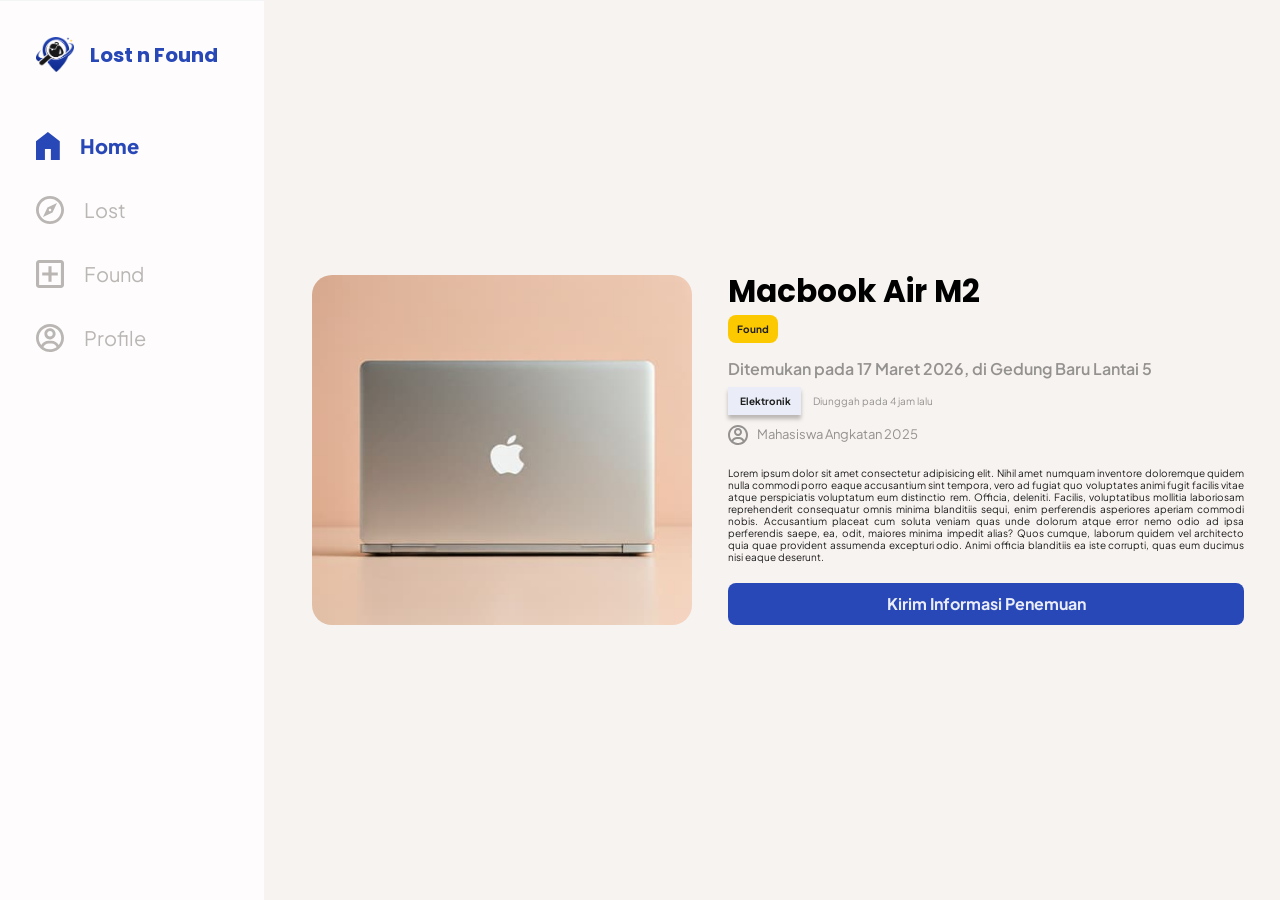
<file: home/detailBarang/barangDitemukan.html>
<!doctype html>
<html lang="en">
  <head>
    <meta charset="UTF-8" />
    <meta name="viewport" content="width=device-width, initial-scale=1.0" />
    <link rel="stylesheet" href="style.css" />
    <link rel="stylesheet" href="../../styles/global.css" />
    <title>Detail Barang</title>
  </head>
  <body>
    <div class="container">
      <div class="wrapContent">
        <nav class="navbar">
          <div class="logoNavbar">
            <img src="../../assets/logo/mainLogo.png" alt="Logo" />
            <h1>Lost n Found</h1>
          </div>

          <div class="navIcon">
            <a class="icon" href="/home/index.html">
              <svg xmlns="http://www.w3.org/2000/svg" width="17" height="20" viewBox="0 0 17 20" fill="none">
                <path d="M0 20V6.66667L8.5 0L17 6.66667V20H10.625V12.2222H6.375V20H0Z" fill="#2848B7" />
              </svg>
              <p class="active">Home</p>
            </a>
            <a class="icon" href="/home/lost/index.html">
              <svg xmlns="http://www.w3.org/2000/svg" width="20" height="20" viewBox="0 0 20 20" fill="none">
                <path
                  d="M5 15L8.2 8.2L15 5L11.8 11.8L5 15ZM10 9.1C9.7613 9.1 9.53239 9.19482 9.3636 9.3636C9.19482 9.53239 9.1 9.7613 9.1 10C9.1 10.2387 9.19482 10.4676 9.3636 10.6364C9.53239 10.8052 9.7613 10.9 10 10.9C10.2387 10.9 10.4676 10.8052 10.6364 10.6364C10.8052 10.4676 10.9 10.2387 10.9 10C10.9 9.7613 10.8052 9.53239 10.6364 9.3636C10.4676 9.19482 10.2387 9.1 10 9.1ZM10 0C11.3132 0 12.6136 0.258658 13.8268 0.761205C15.0401 1.26375 16.1425 2.00035 17.0711 2.92893C17.9997 3.85752 18.7362 4.95991 19.2388 6.17317C19.7413 7.38642 20 8.68678 20 10C20 12.6522 18.9464 15.1957 17.0711 17.0711C15.1957 18.9464 12.6522 20 10 20C8.68678 20 7.38642 19.7413 6.17317 19.2388C4.95991 18.7362 3.85752 17.9997 2.92893 17.0711C1.05357 15.1957 0 12.6522 0 10C0 7.34784 1.05357 4.8043 2.92893 2.92893C4.8043 1.05357 7.34784 0 10 0ZM10 2C7.87827 2 5.84344 2.84285 4.34315 4.34315C2.84285 5.84344 2 7.87827 2 10C2 12.1217 2.84285 14.1566 4.34315 15.6569C5.84344 17.1571 7.87827 18 10 18C12.1217 18 14.1566 17.1571 15.6569 15.6569C17.1571 14.1566 18 12.1217 18 10C18 7.87827 17.1571 5.84344 15.6569 4.34315C14.1566 2.84285 12.1217 2 10 2Z"
                  fill="#B9B6B4"
                />
              </svg>
              <p>Lost</p>
            </a>
            <a class="icon" href="/home/found/index.html">
              <svg xmlns="http://www.w3.org/2000/svg" width="20" height="20" viewBox="0 0 20 20" fill="none">
                <path
                  d="M17.7778 17.7778V2.22222H2.22222V17.7778H17.7778ZM17.7778 0C18.3671 0 18.9324 0.234126 19.3491 0.650874C19.7659 1.06762 20 1.63285 20 2.22222V17.7778C20 18.3671 19.7659 18.9324 19.3491 19.3491C18.9324 19.7659 18.3671 20 17.7778 20H2.22222C1.63285 20 1.06762 19.7659 0.650874 19.3491C0.234126 18.9324 0 18.3671 0 17.7778V2.22222C0 1.63285 0.234126 1.06762 0.650874 0.650874C1.06762 0.234126 1.63285 0 2.22222 0H17.7778ZM8.88889 4.44444H11.1111V8.88889H15.5556V11.1111H11.1111V15.5556H8.88889V11.1111H4.44444V8.88889H8.88889V4.44444Z"
                  fill="#B9B6B4"
                />
              </svg>
              <p>Found</p>
            </a>
            <a class="icon" href="/profile/index.html">
              <svg xmlns="http://www.w3.org/2000/svg" width="20" height="20" viewBox="0 0 20 20" fill="none">
                <path
                  fill-rule="evenodd"
                  clip-rule="evenodd"
                  d="M9.83695 19.9987L9.99998 20C9.77921 20 9.5585 19.9928 9.3382 19.9784C9.06557 19.9606 8.79378 19.9317 8.52351 19.8917C8.20952 19.8452 7.89794 19.7838 7.58981 19.7076C7.28606 19.6324 6.98604 19.5429 6.69074 19.4395L6.6891 19.4389C6.20282 19.2683 5.73053 19.0602 5.27653 18.8164C4.95431 18.6434 4.64184 18.4528 4.34053 18.2455C4.00169 18.0125 3.6775 17.7589 3.36979 17.4861C3.26228 17.3909 3.15682 17.2933 3.05348 17.1935C1.17075 15.3749 0 12.8242 0 9.99998C0 4.47717 4.47717 1.09873e-10 9.99998 1.09873e-10C11.3132 -6.15562e-06 12.6136 0.258646 13.8268 0.761189C15.0401 1.26373 16.1425 2.00032 17.0711 2.92891C17.9996 3.85749 18.7362 4.95988 19.2388 6.17314C19.7413 7.3864 20 8.68676 20 9.99998C20 12.8243 18.8292 15.3751 16.9464 17.1936C16.9463 17.1937 16.9463 17.1939 16.9464 17.1942C16.4727 17.6513 15.9553 18.0609 15.4017 18.417L15.3939 18.422C15.2684 18.5026 15.141 18.5804 15.0119 18.6553L14.9983 18.6632C14.7724 18.7937 14.5415 18.9154 14.3062 19.0279C14.2141 19.0718 14.1213 19.1144 14.028 19.1556C13.9306 19.1984 13.8326 19.2397 13.734 19.2796C13.6384 19.318 13.5422 19.355 13.4455 19.3906C13.3477 19.4264 13.2494 19.4607 13.1506 19.4936C13.0535 19.5257 12.9559 19.5564 12.8579 19.5856C12.754 19.6165 12.6497 19.6457 12.5449 19.6733C12.4429 19.7 12.3405 19.7251 12.2378 19.7487C12.1353 19.772 12.0324 19.7938 11.9292 19.814C11.5085 19.8963 11.0829 19.9513 10.6551 19.9789C10.5488 19.9857 10.4424 19.9909 10.3359 19.9945L10.3339 19.9945C10.1683 20 10.0026 20.0013 9.83695 19.9987ZM11 14H8.99999C7.40704 14 6.01387 14.9374 5.37342 16.3079L5.301 16.474L5.36367 16.5203C6.50348 17.3322 7.86524 17.8528 9.34026 17.9732C9.38429 17.9768 9.42841 17.98 9.47263 17.9829L9.34635 17.9736C9.38932 17.9771 9.43238 17.9803 9.47554 17.9831L9.47263 17.9829C9.51538 17.9857 9.5582 17.9881 9.60107 17.9902L9.47554 17.9831C9.52007 17.986 9.56473 17.9885 9.60951 17.9906L9.60107 17.9902C9.63323 17.9918 9.66538 17.9932 9.69754 17.9944L9.99998 18L10.1254 17.999C10.1715 17.9983 10.2176 17.9973 10.2636 17.9958L10.1371 17.9988C10.1797 17.9981 10.2223 17.9971 10.2648 17.9957L10.2636 17.9957C10.3065 17.9943 10.3493 17.9926 10.392 17.9906L10.2648 17.9957C10.3089 17.9942 10.3529 17.9924 10.397 17.9903L10.392 17.9906C10.4365 17.9884 10.4809 17.9859 10.5251 17.9831L10.397 17.9903C10.4403 17.9882 10.4836 17.9857 10.5268 17.9829L10.5252 17.983C10.5685 17.9802 10.6117 17.9771 10.6548 17.9736L10.5268 17.9829C10.5708 17.98 10.6148 17.9768 10.6588 17.9733L10.6548 17.9736C10.6967 17.9702 10.7385 17.9664 10.7802 17.9624L10.6588 17.9733C10.7026 17.9697 10.7462 17.9658 10.7898 17.9615L10.7802 17.9624C12.2059 17.8244 13.5222 17.3122 14.6295 16.5252L14.698 16.474L14.6266 16.3081C14.0142 14.9971 12.7129 14.0823 11.2066 14.0053L11 14ZM9.99998 2.00001C5.58173 2.00001 2.00001 5.58173 2.00001 9.99998C2.00001 11.908 2.66794 13.66 3.78272 15.0348C4.81528 13.2221 6.7649 12 8.99999 12H11C13.2351 12 15.1848 13.2222 16.2172 15.0347C17.332 13.66 18 11.908 18 9.99998C18 5.58173 14.4183 2.00001 9.99998 2.00001ZM9.99998 3C12.2091 3 14 4.79086 14 6.99998C14 9.14217 12.316 10.8911 10.1996 10.9951L9.99998 11C7.79085 11 6 9.20915 6 6.99998C6 4.85779 7.68398 3.10889 9.80034 3.00487L9.99998 3ZM9.99998 5.00001C8.89542 5.00001 8.00001 5.89542 8.00001 6.99998C8.00001 8.10454 8.89542 8.99999 9.99998 8.99999C11.1045 8.99999 12 8.10454 12 6.99998C12 5.89542 11.1045 5.00001 9.99998 5.00001Z"
                  fill="#B9B6B4"
                />
              </svg>
              <p>Profile</p>
            </a>
          </div>
        </nav>
        <div class="container-back">
          <a href="javascript:history.back()" class="btn-circle">
            <svg xmlns="http://www.w3.org/2000/svg" width="24" height="24" viewBox="0 0 24 24" fill="none" stroke="#1E1E1E" stroke-width="3" stroke-linecap="round" stroke-linejoin="round">
              <polyline points="15 18 9 12 15 6"></polyline>
            </svg>
          </a>
        </div>

        <main>
          <div class="gambarbarang">
            <img src="../../assets/logo/macbook.jpg" alt="" />
          </div>
          <div class="detailbarang">
            <div class="namabarang">
              <div>
                <h3 class="font-poppins judul-barang">Macbook Air M2</h3>
              </div>
              <div class="bgfound">
                <p class="font-jakarta found-text">Found</p>
              </div>
            </div>

            <div>
              
              <div class="found">
                <p class="font-jakarta">Ditemukan pada 17 Maret 2026, di Gedung Baru Lantai 5</p>
              </div>
  
              <div class="kategori">
                <div class="kategoribg">
                  <p class="font-jakarta">Elektronik</p>
                </div>
  
                <div class="kategoritext">
                  <p class="font-jakarta">Diunggah pada 4 jam lalu</p>
                </div>
              </div>
  
              <div class="akun">
                <div>
                  <svg xmlns="http://www.w3.org/2000/svg" width="20" height="20" viewBox="0 0 20 20" fill="none">
                    <path
                      fill-rule="evenodd"
                      clip-rule="evenodd"
                      d="M9.83695 19.9987L9.99998 20C9.77921 20 9.5585 19.9928 9.3382 19.9784C9.06557 19.9606 8.79378 19.9317 8.52351 19.8917C8.20952 19.8452 7.89794 19.7838 7.58981 19.7076C7.28606 19.6324 6.98604 19.5429 6.69074 19.4395L6.6891 19.4389C6.20282 19.2683 5.73053 19.0602 5.27653 18.8164C4.95431 18.6434 4.64184 18.4528 4.34053 18.2455C4.00169 18.0125 3.6775 17.7589 3.36979 17.4861C3.26228 17.3909 3.15682 17.2933 3.05348 17.1935C1.17075 15.3749 0 12.8242 0 9.99998C0 4.47717 4.47717 1.09873e-10 9.99998 1.09873e-10C11.3132 -6.15562e-06 12.6136 0.258646 13.8268 0.761189C15.0401 1.26373 16.1425 2.00032 17.0711 2.92891C17.9996 3.85749 18.7362 4.95988 19.2388 6.17314C19.7413 7.3864 20 8.68676 20 9.99998C20 12.8243 18.8292 15.3751 16.9464 17.1936C16.9463 17.1937 16.9463 17.1939 16.9464 17.1942C16.4727 17.6513 15.9553 18.0609 15.4017 18.417L15.3939 18.422C15.2684 18.5026 15.141 18.5804 15.0119 18.6553L14.9983 18.6632C14.7724 18.7937 14.5415 18.9154 14.3062 19.0279C14.2141 19.0718 14.1213 19.1144 14.028 19.1556C13.9306 19.1984 13.8326 19.2397 13.734 19.2796C13.6384 19.318 13.5422 19.355 13.4455 19.3906C13.3477 19.4264 13.2494 19.4607 13.1506 19.4936C13.0535 19.5257 12.9559 19.5564 12.8579 19.5856C12.754 19.6165 12.6497 19.6457 12.5449 19.6733C12.4429 19.7 12.3405 19.7251 12.2378 19.7487C12.1353 19.772 12.0324 19.7938 11.9292 19.814C11.5085 19.8963 11.0829 19.9513 10.6551 19.9789C10.5488 19.9857 10.4424 19.9909 10.3359 19.9945L10.3339 19.9945C10.1683 20 10.0026 20.0013 9.83695 19.9987ZM11 14H8.99999C7.40704 14 6.01387 14.9374 5.37342 16.3079L5.301 16.474L5.36367 16.5203C6.50348 17.3322 7.86524 17.8528 9.34026 17.9732C9.38429 17.9768 9.42841 17.98 9.47263 17.9829L9.34635 17.9736C9.38932 17.9771 9.43238 17.9803 9.47554 17.9831L9.47263 17.9829C9.51538 17.9857 9.5582 17.9881 9.60107 17.9902L9.47554 17.9831C9.52007 17.986 9.56473 17.9885 9.60951 17.9906L9.60107 17.9902C9.63323 17.9918 9.66538 17.9932 9.69754 17.9944L9.99998 18L10.1254 17.999C10.1715 17.9983 10.2176 17.9973 10.2636 17.9958L10.1371 17.9988C10.1797 17.9981 10.2223 17.9971 10.2648 17.9957L10.2636 17.9957C10.3065 17.9943 10.3493 17.9926 10.392 17.9906L10.2648 17.9957C10.3089 17.9942 10.3529 17.9924 10.397 17.9903L10.392 17.9906C10.4365 17.9884 10.4809 17.9859 10.5251 17.9831L10.397 17.9903C10.4403 17.9882 10.4836 17.9857 10.5268 17.9829L10.5252 17.983C10.5685 17.9802 10.6117 17.9771 10.6548 17.9736L10.5268 17.9829C10.5708 17.98 10.6148 17.9768 10.6588 17.9733L10.6548 17.9736C10.6967 17.9702 10.7385 17.9664 10.7802 17.9624L10.6588 17.9733C10.7026 17.9697 10.7462 17.9658 10.7898 17.9615L10.7802 17.9624C12.2059 17.8244 13.5222 17.3122 14.6295 16.5252L14.698 16.474L14.6266 16.3081C14.0142 14.9971 12.7129 14.0823 11.2066 14.0053L11 14ZM9.99998 2.00001C5.58173 2.00001 2.00001 5.58173 2.00001 9.99998C2.00001 11.908 2.66794 13.66 3.78272 15.0348C4.81528 13.2221 6.7649 12 8.99999 12H11C13.2351 12 15.1848 13.2222 16.2172 15.0347C17.332 13.66 18 11.908 18 9.99998C18 5.58173 14.4183 2.00001 9.99998 2.00001ZM9.99998 3C12.2091 3 14 4.79086 14 6.99998C14 9.14217 12.316 10.8911 10.1996 10.9951L9.99998 11C7.79085 11 6 9.20915 6 6.99998C6 4.85779 7.68398 3.10889 9.80034 3.00487L9.99998 3ZM9.99998 5.00001C8.89542 5.00001 8.00001 5.89542 8.00001 6.99998C8.00001 8.10454 8.89542 8.99999 9.99998 8.99999C11.1045 8.99999 12 8.10454 12 6.99998C12 5.89542 11.1045 5.00001 9.99998 5.00001Z"
                      fill="#949290"
                    />
                  </svg>
                </div>
                <div class="">
                  <p class="font-jakarta">Mahasiswa Angkatan 2025</p>
                </div>
              </div>
            </div>

            <div class="deskripsi">
              <p class="font-jakarta">
                Lorem ipsum dolor sit amet consectetur adipisicing elit. Nihil amet numquam inventore doloremque quidem nulla commodi porro eaque accusantium sint tempora, vero ad fugiat quo voluptates animi fugit facilis vitae atque
                perspiciatis voluptatum eum distinctio rem. Officia, deleniti. Facilis, voluptatibus mollitia laboriosam reprehenderit consequatur omnis minima blanditiis sequi, enim perferendis asperiores aperiam commodi nobis. Accusantium
                placeat cum soluta veniam quas unde dolorum atque error nemo odio ad ipsa perferendis saepe, ea, odit, maiores minima impedit alias? Quos cumque, laborum quidem vel architecto quia quae provident assumenda excepturi odio.
                Animi officia blanditiis ea iste corrupti, quas eum ducimus nisi eaque deserunt.
              </p>
            </div>

            <a href="/form/formKirimInformasi.html" class="button">
              <button type="submit">
                <p class="font-jakarta">Kirim Informasi Penemuan</p>
              </button>
            </a>
          </div>
        </main>
      </div>
    </div>
  </body>
</html>
</file>
<file: style.css>
body {
  position: relative;
  background-color: #fefefe;
}

body::before {
  content: "";
  position: fixed;
  inset: 0;
  background-image: url("assets/background/loginImage.png");
  background-size: cover;
  background-repeat: no-repeat;
  opacity: 0.15;
  z-index: -1;
}

.login-container {
  min-height: 100vh;
  display: flex;
  flex-direction: column;
  align-items: center;
  justify-content: center;
  text-align: center;
}

.logo {
  width: 125px;
  margin-bottom: 50px;
}

.title {
  margin-bottom: 20px;
  line-height: 120%;
}

.login-card {
  display: flex;
  background-color: #fefefe;
  width: 320px;
  height: 240px;
  padding: 52px 20px;
  border-radius: 20px;
  box-shadow: 0 4px 4px 0 rgba(0, 0, 0, 0.25);
  flex-direction: column;
  justify-content: center;
  align-items: center;
  gap: 48px;
}

.google-btn {
  display: flex;
  width: 177px;
  height: 42px;
  align-items: center;
  justify-content: center;
  gap: 16px;
  padding: 10px 15px;
  border: none;
  border-radius: 8px;
  box-shadow: 0 4px 4px 0 rgba(0, 0, 0, 0.25);
  background-color: #fefefe;
  cursor: pointer;
}

.google-btn:hover {
  background-color: #dedbd8;
}

.google-btn img {
  width: 24px;
  height: 24px;
}

/* splash screen */
.splash {
  position: fixed;
  inset: 0;
  background: #f7f3f0;
  display: flex;
  align-items: center;
  justify-content: center;
  z-index: 9999;
}

.splash-content {
  text-align: center;
}

.splash-logo {
  width: 120px;
  opacity: 0;
  transform: scale(0.8);
}

.splash-title {
  color: #fff;
  margin-top: 16px;
  opacity: 0;
  transform: translateY(10px);
}

/* Animasi */
.show-logo {
  animation: fadeScale 0.8s forwards;
}

.show-text {
  animation: fadeUp 0.8s forwards;
}

@keyframes fadeScale {
  to {
    opacity: 1;
    transform: scale(1);
  }
}

@keyframes fadeUp {
  to {
    opacity: 1;
    transform: translateY(0);
  }
}

/* Splash keluar */
.splash.hide {
  animation: slideUp 0.8s forwards;
}

@keyframes slideUp {
  to {
    transform: translateY(-100%);
    opacity: 0;
  }
}

/* Tablet */
@media (min-width: 768px) {
  .logo {
    width: 180px;
  }

  .login-container .title {
    font-size: var(--text-h2);
    line-height: 1.2;
  }

  .login-card {
    width: 473px;
    height: 240px;
  }

  .login-card h5 {
    font-size: var(--text-h4);
    line-height: 1.2;
  }

  .login-card .google-btn {
    width: 220px;
    height: 52px;
    font-size: var(--text-title2);
    line-height: 1.2;
  }

  .google-btn img {
    width: 30px;
    height: 30px;
  }

  .splash-logo {
    width: 120px;
  }

  .splash-title {
    font-size: var(--text-h4);
    line-height: 1.2;
  }
}

/* Dekstop */
@media (min-width: 1024px) {
  .login-container {
    position: relative;
  }

  .login-card {
    width: 597px;
    height: 263px;
  }

  .login-card h5 {
    font-size: 35px;
  }

  .login-card .google-btn {
    width: 436px;
    font-size: 18px;
  }

  .google-btn img {
    width: 32px;
    height: 32px;
  }
  .splash-logo {
    width: 140px;
  }

  .splash-title {
    font-size: var(--text-h3);
    line-height: 1.2;
  }
}
</file>
<file: styles/global.css>
@import url("https://fonts.googleapis.com/css2?family=Poppins:wght@400;500;600;700&family=Plus+Jakarta+Sans:wght@400;500;600;700&display=swap");
* {
  margin: 0;
  padding: 0;
  box-sizing: border-box;
  scroll-behavior: smooth;
  scrollbar-width: none;
}

*::-webkit-scrollbar {
  display: none;
}
body {
  background-color: var(--cream);
}

:root {
  /* FONT */
  --font-poppins: "Poppins", sans-serif;
  --font-jakarta: "Plus Jakarta Sans", sans-serif;

  --text-caption: 0.625rem;
  --text-body: 0.813rem;
  --text-title2: 1rem;
  --text-title1: 1.25rem;
  --text-h5: 1.563rem;
  --text-h4: 1.938rem;
  --text-h3: 2.438rem;
  --text-h2: 3.063rem;
  --text-h1: 3.813rem;

  /* COLOR */
  /* ROYALE BLUE */
  --royale-light: #eaeef8;
  --royale-light-hover: #dfe4f4;
  --royale-light-active: #bcc6e9;

  --royale: #2848b7;
  --royale-hover: #2441a5;
  --royale-active: #203a92;

  --royale-dark: #1e3689;
  --royale-dark-hover: #182b6e;
  --royale-dark-active: #122053;

  --royale-darker: #0e193f;

  /* CHARCOAL */
  --charcoal-light: #e9e9e9;
  --charcoal-light-hover: #dddddd;
  --charcoal-light-active: #b9b9b9;

  --charcoal: #1e1e1e;
  --charcoal-hover: #1b1b1b;
  --charcoal-active: #181818;

  --charcoal-dark: #171717;
  --charcoal-dark-hover: #121212;
  --charcoal-dark-active: #0d0d0d;

  --charcoal-darker: #0b0b0b;

  /* LIGHT CREAM */
  --cream-light: #fefefe;
  --cream-light-hover: #fefcfc;
  --cream-light-active: #fdfbf9;

  --cream: #f7f3f0;
  --cream-hover: #dedbd8;
  --cream-active: #c6c2c0;

  --cream-dark: #b9b6b4;
  --cream-dark-hover: #94928f;
  --cream-dark-active: #6f6d6c;

  --cream-darker: #565553;
}

/* font utilities */
.font-poppins {
  font-family: var(--font-poppins);
}

.font-jakarta {
  font-family: var(--font-jakarta);
}

/* text size utilities */
.text-caption {
  font-size: var(--text-caption);
  line-height: 1.2;
}
.text-body {
  font-size: var(--text-body);
  line-height: 1.2;
}
.text-title2 {
  font-size: var(--text-title2);
  line-height: 1.2;
}
.text-title1 {
  font-size: var(--text-title1);
  line-height: 1.2;
}
.text-h5 {
  font-size: var(--text-h5);
  line-height: 1.2;
}
.text-h4 {
  font-size: var(--text-h4);
  line-height: 1.2;
}
.text-h3 {
  font-size: var(--text-h3);
  line-height: 1.2;
}
.text-h2 {
  font-size: var(--text-h2);
  line-height: 1.2;
}
.text-h1 {
  font-size: var(--text-h1);
  line-height: 1.2;
}

/* font weight */

.font-regular {
  font-weight: 400;
}
.font-medium {
  font-weight: 500;
}
.font-semibold {
  font-weight: 600;
}
.font-bold {
  font-weight: 700;
}

/*text color utilities */
.text-primary {
  color: var(--royale);
}
.text-primary-hover:hover {
  color: var(--royale-hover);
}
.text-primary-active:active {
  color: var(--royale-active);
}

.text-dark {
  color: var(--charcoal);
}
.text-muted {
  color: var(--charcoal-light);
}

.text-cream {
  color: var(--cream);
}

.text-cream-dark {
  color: var(--cream-dark);
}

/* background color utilities */
.bg-primary {
  background: var(--royale);
}
.bg-primary:hover {
  background: var(--royale-hover);
}
.bg-primary:active {
  background: var(--royale-active);
}

.bg-cream {
  background: var(--cream);
}
.bg-cream:hover {
  background: var(--cream-hover);
}
.bg-cream:active {
  background: var(--cream-active);
}
.bg-dark {
  background: var(--charcoal);
}

/* size utilities */
.w-full {
  width: 100%;
}
.h-full {
  height: 100%;
}
.w-screen {
  width: 100vw;
}
.h-screen {
  height: 100vh;
}

/* flex utilities */
.flex {
  display: flex;
}
.flex-col {
  flex-direction: column;
}
.items-center {
  align-items: center;
}
.justify-center {
  justify-content: center;
}
.justify-between {
  justify-content: space-between;
}
.justify-around {
  justify-content: space-around;
}

/* reset autofill */
input:-webkit-autofill,
input:-webkit-autofill:hover,
input:-webkit-autofill:focus,
input:-webkit-autofill:active {
  -webkit-box-shadow: 0 0 0 1000px transparent inset;
  -webkit-text-fill-color: white;
  transition: background-color 9999s ease-in-out 0s;
}

input {
  outline: none;
  border: none;
  background-color: transparent;
}

a {
  text-decoration: none;
  color: inherit;
}

.wrapContent {
  width: 100%;
  height: fit-content;
  display: flex;
  flex-direction: column;
  gap: 24px;
  position: relative;
}

.wrapContent .navbar {
  width: 100%;
  height: fit-content;
  padding: 16px 24px;
  border-top: 1px solid #f3f4f6;
  background-color: var(--cream-light-hover);
  backdrop-filter: blur(12px);
  position: fixed;
  bottom: 0;
  z-index: 2;
}

.wrapContent .navbar .logoNavbar {
  display: none;
}

.wrapContent .navbar .navIcon {
  display: flex;
  justify-content: space-between;
  align-items: center;
}

.navbar .navIcon .icon {
  display: flex;
  flex-direction: column;
  align-items: center;
  gap: 4px;
  cursor: pointer;
}

.navbar .navIcon .icon p {
  color: var(--cream-dark);
  font-family: var(--font-jakarta);
  font-size: var(--text-caption);
  line-height: 1.2;
}

.navbar .navIcon .icon .active {
  color: var(--royale);
  font-weight: 800;
}

@media (min-width: 768px) {
  .wrapContent .navbar {
    padding: 20px 36px;
  }

  .wrapContent .navbar .navIcon .icon svg {
    height: 28px;
    width: auto;
  }
}

@media (min-width: 1024px) {
  .wrapContent {
    display: flex;
    flex-direction: row;
    gap: 24px;
    position: relative;
    height: 100%;
  }

  .wrapContent .navbar {
    width: 25%;
    height: 100vh;
    position: sticky;
    top: 0;
    display: flex;
    padding: 36px;
    flex-direction: column;
    gap: 60px;
    justify-content: flex-start;
  }

  .wrapContent .navbar .logoNavbar {
    display: flex;
    gap: 16px;
    align-items: center;
  }

  .wrapContent .navbar .logoNavbar img {
    width: 20%;
  }
  .wrapContent .navbar .logoNavbar h1 {
    color: var(--royale);
    font-family: var(--font-poppins);
    font-weight: 700;
    font-size: var(--text-title1);
    line-height: 1.2;
  }

  .wrapContent .navbar .navIcon {
    display: flex;
    flex-direction: column;
    gap: 36px;
  }

  .wrapContent .navbar .navIcon .icon {
    flex-direction: row;
    gap: 20px;
    width: 100%;
  }

  .wrapContent .navbar .icon p {
    font-size: var(--text-title1);
    line-height: 1.2;
  }
}
</file>
<file: home/detailBarang/style.css>
body {
  background-color: #f7f3f0;
}

.detailbarang {
  padding: 0 20px;
  display: flex;
  gap: 0.5rem;
  flex-direction: column;
  margin-bottom: 20px;
}
.gambarbarang {
  width: 100%;
  height: 402px;
}

.gambarbarang img {
  width: 100%;
  height: 100%;
}

/* navbar */
.wrapContent {
  width: 100%;
  height: fit-content;
  display: flex;
  flex-direction: row;
  position: relative;
}

.wrapContent .navbar {
  width: 100%;
  height: fit-content;
  padding: 16px 24px;
  border-top: 1px solid #f3f4f6;
  background-color: var(--cream-light-hover);
  backdrop-filter: blur(12px);
  position: fixed;
  bottom: 0;
  z-index: 2;
  display: none;
}

.wrapContent .navbar .logoNavbar {
  display: none;
}

.wrapContent .navbar .navIcon {
  display: flex;
  justify-content: space-between;
  align-items: center;
}

.navbar .navIcon .icon {
  display: flex;
  flex-direction: column;
  align-items: center;
  gap: 4px;
  cursor: pointer;
}

.navbar .navIcon .icon p {
  color: var(--cream-dark);
  font-family: var(--font-jakarta);
  font-size: var(--text-caption);
  line-height: 1.2;
}

.navbar .icon .active {
  color: var(--royale);
  font-weight: 800;
}

.namabarang {
  display: flex;
  flex-direction: row;
  justify-content: space-between;
  align-items: center;
  padding-top: 24px;
}

.bglost,
.bgfound {
  width: 50px;
  height: 28px;
  display: flex;
  align-items: center;
  justify-content: center;
  border-radius: 8px;
}

.bglost {
  background: #ff6467;
}
.bgfound {
  background: #fcc800;
}
.lost-text,
.found-text {
  font-size: 0.625rem;
  font-weight: 700;
  color: #1e1e1e;
}

.judul-barang {
  font-size: 1.9375rem;
  font-weight: 700;
}

.found {
  padding-top: 7px;
}

.found p {
  font-size: 0.875rem;
  font-weight: 600;
  color: #949290;
}

.kategori {
  padding-top: 8px;
  display: flex;

  flex-direction: row;
  gap: 8px;
}

.kategori p {
  font-size: 0.625rem;
  font-weight: 700;
  color: #1e1e1e;
}

.kategoribg {
  width: 73px;
  height: 28px;
  background: #eaedf8;
  padding: 8px 12px;
  box-shadow: 0 4px 4px 0 rgba(0, 0, 0, 0.25);
}

.kategoritext {
  padding: 8px 4px;
  text-align: center;
}

.kategoritext p {
  font-size: 0.625rem;
  font-weight: 400;
  color: #949290;
}

.akun {
  display: flex;
  flex-direction: row;
  align-items: center;
  gap: 9px;
  padding-top: 10px;
}

.akun p {
  font-size: 0.685rem;
  font-weight: 400;
  color: #949290;
  padding-bottom: 5px;
}

.deskripsi {
  padding-top: 10px;
  font-size: 0.625rem;
  font-weight: 400;
  text-align: justify;
  color: #1e1e1e;
}

.button {
  display: flex;
  width: 100%;
  height: 42px;
  justify-content: center;
  align-items: center;
  padding-top: 24px;
}

button {
  width: 100%;
  height: 42px;
  border-radius: 8px;
  background: #2848b7;
  color: #eaedf8;
  border: none;
  /* margin: auto; */
}

button p {
  font-size: 1rem;
  font-weight: 700;
  font-style: normal;
}

button:hover {
  cursor: pointer;
  background: #182b6e;
}

button:active {
  cursor: pointer;
  background: #bcc6e9;
}

.container-back {
  display: flex;
  justify-content: center;
  align-items: center;
  width: 40px;
  height: 40px;
  background: #fefefe;
  position: absolute;
  top: 24px;
  left: 24px;
  z-index: 20;
  filter: drop-shadow(0 4px 4px rgba(0, 0, 0, 0.25));
  border-radius: 200px;
}

@media (min-width: 768px) {
  .detailbarang {
    padding: 0 36px;
  }
  .gambarbarang {
    width: 100%;
    height: 744px;
  }

  .bglost {
    width: 76px;
    height: 40px;
  }

  .lost-text {
    font-size: 1.25rem;
  }
  .found p {
    font-size: 1rem;
  }
  .akun p {
    font-size: 0.8125rem;
  }
}

@media (min-width: 1024px) {
  .wrapContent {
    display: flex;
    flex-direction: row;
    /* gap: 24px; */
    position: relative;
    height: 100%;
  }

  .wrapContent .navbar {
    width: 25%;
    height: 100vh;
    position: sticky;
    top: 0;
    display: flex;
    padding: 36px;
    flex-direction: column;
    gap: 60px;
    justify-content: flex-start;
  }

  .wrapContent .navbar .logoNavbar {
    display: flex;
    gap: 16px;
    align-items: center;
  }

  .wrapContent .navbar .logoNavbar img {
    width: 20%;
  }
  .wrapContent .navbar .logoNavbar h1 {
    color: var(--royale);
    font-family: var(--font-poppins);
    font-weight: 700;
    font-size: var(--text-title1);
    line-height: 1.2;
  }

  .wrapContent .navbar .navIcon {
    display: flex;
    flex-direction: column;
    gap: 36px;
  }

  .wrapContent .navbar .navIcon .icon {
    flex-direction: row;
    gap: 20px;
    width: 100%;
  }

  .wrapContent .navbar .icon p {
    font-size: var(--text-title1);
    line-height: 1.2;
  }

  main {
    display: flex;
    flex-direction: row;
    align-items: center;
    justify-content: center;
    width: 100%;
    height: 100vh;
  }

  .gambarbarang {
    margin-left: 24px;
    width: 100%;
    height: 350px;
  }

  .gambarbarang img {
    width: 100%;
    min-width: 380px;
    height: 100%;
    border-radius: 20px;
  }

  .namabarang {
    padding-top: 0;
    flex-direction: column;
    align-items: flex-start;
  }

  .bglost {
    width: 52px;
    height: 24px;
  }

  .lost-text {
    font-size: 0.875rem;
  }

  .found p {
    font-size: 1rem;
  }

  .container-back {
    display: none;
  }
}
</file>
<file: form/style.css>
* {
  box-sizing: border-box;
}
body {
  background-color: var(--cream, #f5f5f5);
  margin: 0;
  padding: 0;
  display: flex;
  flex-direction: column;
  min-height: 100vh;
}

main {
  width: 100%;
  height: fit-content;
  display: flex;
  flex-direction: column;
  align-items: center;
}

.header {
  width: 100%;
  display: flex;
  flex-shrink: 0;
  height: 72px;
  padding: 24px 20px;
  align-items: center;
  gap: 24px;
  background: var(--cream-light-hover);
  box-shadow: 0 2px 4px 0 rgba(0, 0, 0, 0.25);
  position: sticky;
  top: 0;
  z-index: 10;
}

.wrapContent {
        gap: 0px !important;
    }

.container {
  width: 100%;
  overflow-y: auto;
  padding-bottom: 90px;
}

.card {
  padding: 16px;
  display: flex;
  align-items: center;
  gap: 16px;
  background: #fff;
  border-radius: 12px;
  box-shadow: 0 2px 4px rgba(0, 0, 0, 0.25);
  margin: 28px 24px 0 24px;
}

.card-image {
  width: 64px;
  height: 64px;
  border-radius: 8px;
  background: #fff;
  object-fit: cover;
}

.card-content {
  display: flex;
  flex-direction: column;
  justify-content: center;
}

.card-label {
  font-family: var(--font-jakarta);
  font-size: var(--text-caption);
  font-weight: 700;
  text-transform: uppercase;
  letter-spacing: 0.6px;
  color: #71717a;
}

.card-title {
  font-family: var(--font-poppins);
  font-size: var(--text-title2);
  font-weight: 700;
  color: var(--charcoal);
}

.form {
  padding: 28px 24px 0 24px;
  display: flex;
  flex-direction: column;
  gap: 24px;
}

.form-group {
  display: flex;
  flex-direction: column;
  gap: 8px;
}

.form-label {
  font-family: var(--font-poppins);
  font-size: var(--text-body);
  font-weight: 600;
  color: var(--cream-darker);
}

.input-text {
  display: flex;
  padding: 13px 10px;
  align-items: center;
  align-self: stretch;
  border-radius: 6px;
  border: 1px solid #9f9f9f;
  background: #fff;
  box-shadow: 0 2px 4px rgba(0, 0, 0, 0.25);
}

.input-text input {
  border: none;
  outline: none;
  width: 100%;
  font-size: 14px;
  background: transparent;
  font-family: var(--font-poppins);
}

.input-text input::placeholder {
  color: #a1a1aa;
  font-size: var(--text-body);
  font-family: var(--font-poppins);
}

.input-icon {
  display: flex;
  align-items: center;
  gap: 8px;
  padding: 13px 10px;
  border-radius: 6px;
  border: 1px solid #9f9f9f;
  background: #fff;
  box-shadow: 0 2px 4px rgba(0, 0, 0, 0.25);
}

.input-icon input {
  border: none;
  outline: none;
  width: 100%;
  font-size: 14px;
  background: transparent;
  font-family: var(--font-poppins);
}

.input-icon input::placeholder {
  color: #a1a1aa;
  font-size: var(--text-body);
  font-family: var(--font-poppins);
}

.input-icon input[type="date"] {
  border: none;
  outline: none;
  width: 100%;
  font-size: 14px;
  background: transparent;
  font-family: var(--font-poppins);
}

.input-textarea {
  border-radius: 6px;
  border: 1px solid #9f9f9f;
  background: #fff;
  padding: 10px;
  box-shadow: 0 4px 4px rgba(0, 0, 0, 0.25);
}

.input-textarea textarea {
  width: 100%;
  height: 170px;
  border: none;
  outline: none;
  resize: none;
  font-size: 14px;
  background: transparent;
  font-family: var(--font-poppins);
}

.input-textarea textarea::placeholder {
  color: #a1a1aa;
  font-size: var(--text-body);
  font-family: var(--font-poppins);
}
.footer {
  flex-shrink: 0;
  width: 100%;
  padding: 32px 24;
  display: flex;
  flex-direction: column;
  gap: 24px;
}

.btn-kirim {
  display: flex;
  height: 53px;
  gap: 10px;
  justify-content: center;
  align-items: center;
  font-family: var(--font-jakarta);
  font-size: 16px;
  font-weight: 500;
  background: var(--royale);
  border-radius: 8px;
  border: none;
  color: var(--cream-light);
  box-shadow: 0 4px 4px 0 rgba(0, 0, 0, 0.25);
}

.btn-kirim:hover {
  cursor: pointer;
  background: var(--royale-hover);
}

.btn-kirim:active {
  cursor: pointer;
  background: var(--royale-active);
}

.btn-batal {
  height: 48px;
  border: none;
  background: transparent;
  font-weight: 500;
  font-size: 16px;
  font-family: var(--font-jakarta);
}

.modal-overlay {
  position: fixed;
  top: 0;
  left: 0;
  width: 100%;
  height: 100%;
  background: rgba(0, 0, 0, 0.5);
  display: none;
  justify-content: flex-end;
  flex-direction: column;
  z-index: 9999;
}

.modal-overlay.active {
  display: flex;
}

.modal-content {
  background: white;
  border-radius: 24px 24px 0 0;
  padding: 24px;
  display: flex;
  flex-direction: column;
  max-height: 80vh;
  animation: slideUp 0.3s ease-out;
}

@keyframes slideUp {
  from {
    transform: translateY(100%);
  }
  to {
    transform: translateY(0);
  }
}

.modal-handle {
  width: 90px;
  height: 11px;
  background: var(--royale-light);
  border-radius: 10px;
  margin: 0 auto 15px;
}

.title-category {
  font-family: var(--font-poppins);
  font-size: var(--text-title2);
  font-weight: 600;
}

.desc-category {
  font-family: var(--font-jakarta);
  font-size: var(--text-body);
  color: #5d5d5d;
}

.category-list {
  display: flex;
  margin-top: 20px;
  flex-direction: column;
  gap: 10px;
  overflow-y: auto;
  flex-grow: 1;
  padding-right: 5px;
}

.category-item {
  display: flex;
  justify-content: space-between;
  align-items: center;
  padding: 16px;
  background: #f8f9ff;
  border-radius: 12px;
  cursor: pointer;
  font-family: var(--font-poppins);
  border: 2px solid transparent;
  font-size: var(--text-title2);
}

.category-item:hover {
  background: var(--royale-light-hover);
}

.category-item input {
  display: none;
}

.category-item:has(input:checked) {
  background: var(--royale-light-active);
  border-color: var(--royale);
}

.custom-radio {
  width: 20px;
  height: 20px;
  border: 2px solid #999;
  border-radius: 50%;
  position: relative;
}

.category-item input:checked + .item-text + .custom-radio {
  border-color: #000;
}
.category-item input:checked + .item-text + .custom-radio::after {
  content: "";
  position: absolute;
  top: 50%;
  left: 50%;
  transform: translate(-50%, -50%);
  width: 10px;
  height: 10px;
  background: #000;
  border-radius: 50%;
}

.modal-footer {
  margin: 32px 0 20px 0;
  display: flex;
  flex-direction: column;
  width: 100%;
}

@media (min-width: 768px) {
  .card-label {
    font-size: var(--text-body);
  }

  .card-title {
    font-size: var(--text-title2);
  }
  .form-label {
    font-size: var(--text-title2);
  }
  .card {
    margin: 30px 36px 0 36px;
  }
  .form {
    padding: 28px 36px 0 36px;
  }
  .input-icon input[type="date"] {
    font-size: var(--text-title2);
  }
  .input-text input {
    font-size: var(--text-title2);
  }
  .input-text input::placeholder {
    font-size: var(--text-title2);
  }
  .input-icon input {
    font-size: var(--text-title2);
  }
  .input-icon input::placeholder {
    font-size: var(--text-title2);
  }
  .input-textarea textarea {
    font-size: var(--text-title2);
  }
  .input-textarea textarea::placeholder {
    font-size: var(--text-title2);
  }
  .btn-kirim {
    font-size: var(--text-title2);
    margin: 0 10px 0 10px;
  }
  .btn-batal {
    font-size: var(--text-title2);
  }
  .card-image {
    width: 75px;
    height: 75px;
  }
  .title-category {
    font-size: var(--text-title1);
  }
  .desc-category {
    font-size: var(--text-title2);
  }
  .category-item {
    font-size: var(--text-title1);
  }
  .modal-footer {
    margin: 32px 0 50px 0;
    display: flex;
    flex-direction: column;
    width: 100%;
  }
}

@media (min-width: 1024px) {
    .wrapContent {
        gap: 0px !important;
    }
  .header {
    position: sticky;
    top: 0;
    z-index: 11;
    box-shadow: 0 0 0 1px rgba(0, 0, 0, 0);
    padding: 24px 36px;
  }

  .icon-back {
    display: none;
  }

  .card-label {
    font-size: var(--text-title2);
  }

  .card-title {
    font-size: var(--text-title1);
  }
  .form-label {
    font-size: var(--text-title1);
  }

  .btn-kirim {
    font-size: var(--text-title1);
    margin: 0;
  }
  .btn-batal {
    font-size: var(--text-title1);
  }

  .input-icon input[type="date"] {
    font-size: var(--text-title1);
  }
  .input-text input {
    font-size: var(--text-title1);
  }
  .input-text input::placeholder {
    font-size: var(--text-title1);
  }
  .input-icon input {
    font-size: var(--text-title1);
  }
  .input-icon input::placeholder {
    font-size: var(--text-title1);
  }
  .input-textarea textarea {
    font-size: var(--text-title1);
  }
  .input-textarea textarea::placeholder {
    font-size: var(--text-title1);
  }

  .modal-overlay {
    justify-content: center;
    align-items: center;
    padding: 20px;
  }

  .modal-content {
    width: 100%;
    max-width: 1000px;
    border-radius: 16px;
    max-height: 90vh;
    animation: fadeIn 0.3s ease-out;
  }
  .modal-handle {
    display: none;
  }
  @keyframes fadeIn {
    from {
      opacity: 0;
      transform: scale(0.9);
    }
    to {
      opacity: 1;
      transform: scale(1);
    }
  }
  .container {
    padding-bottom: 50px;
  }
}
</file>
